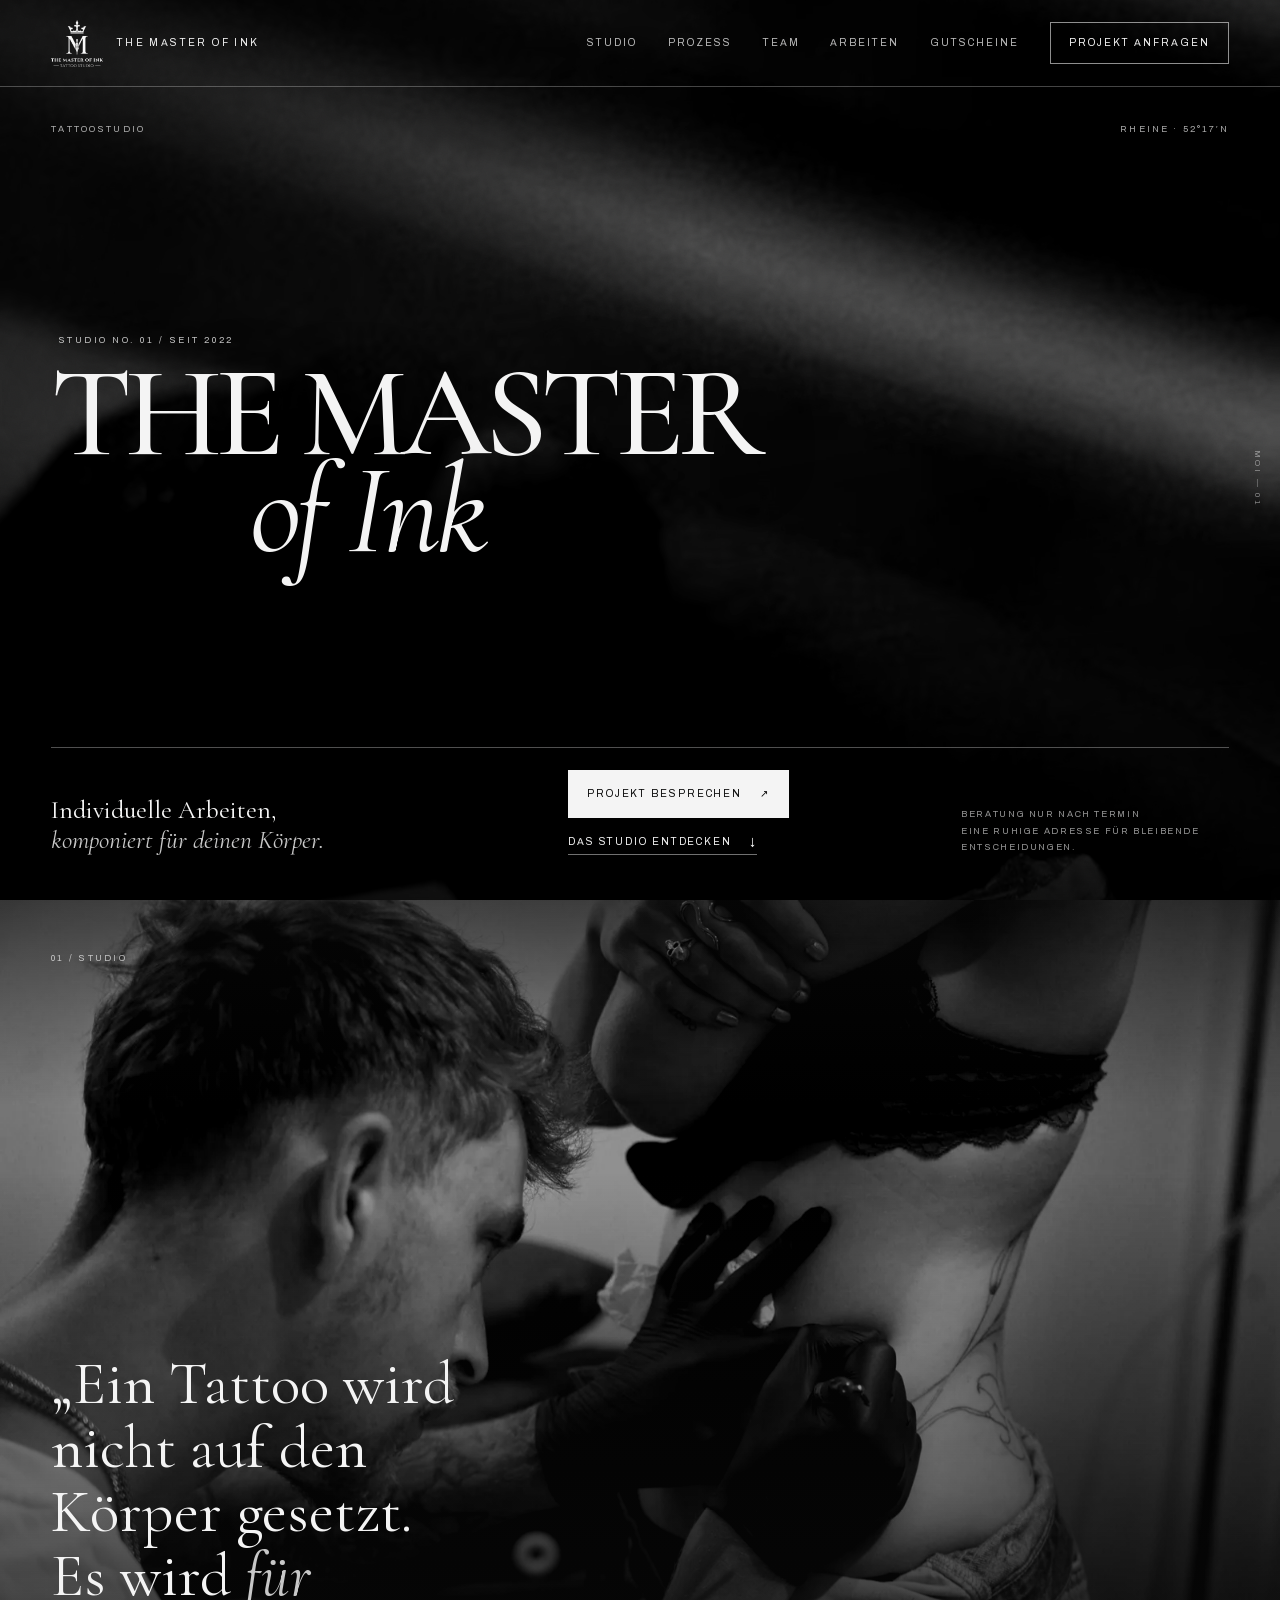
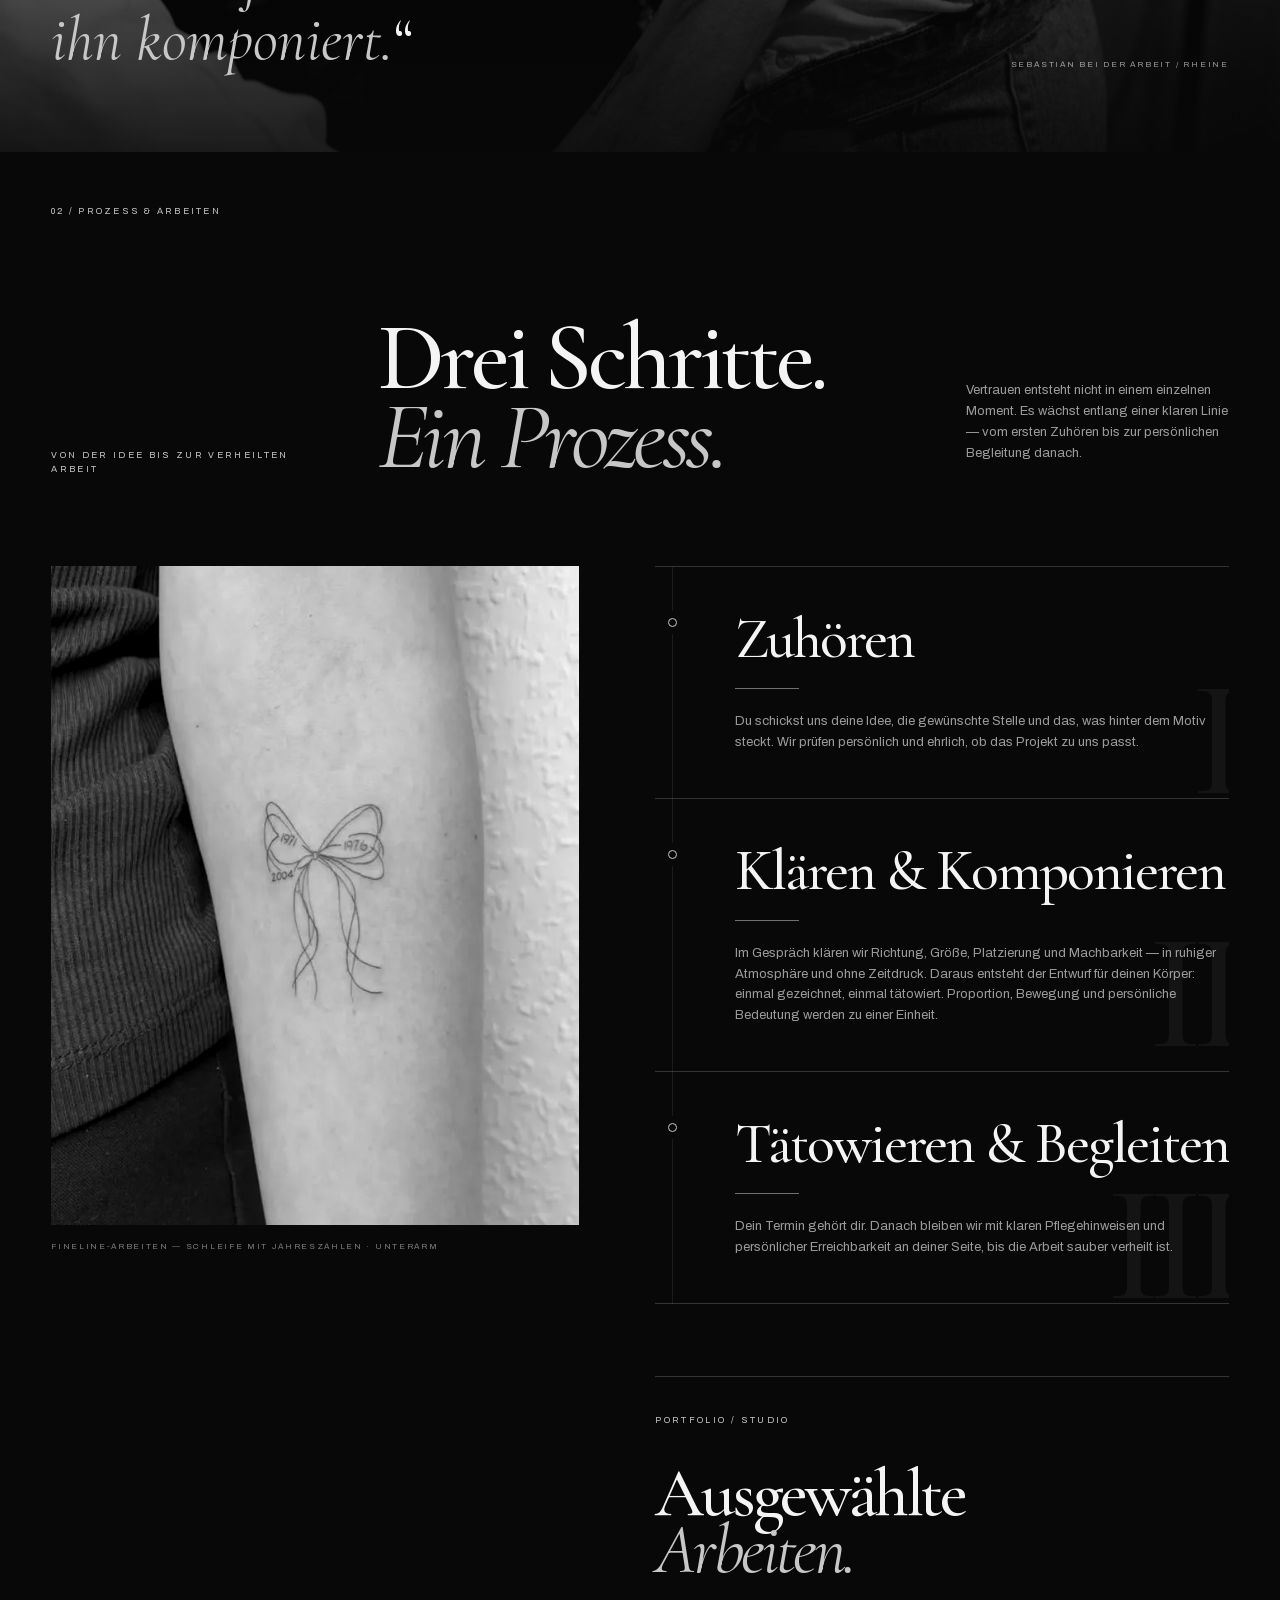
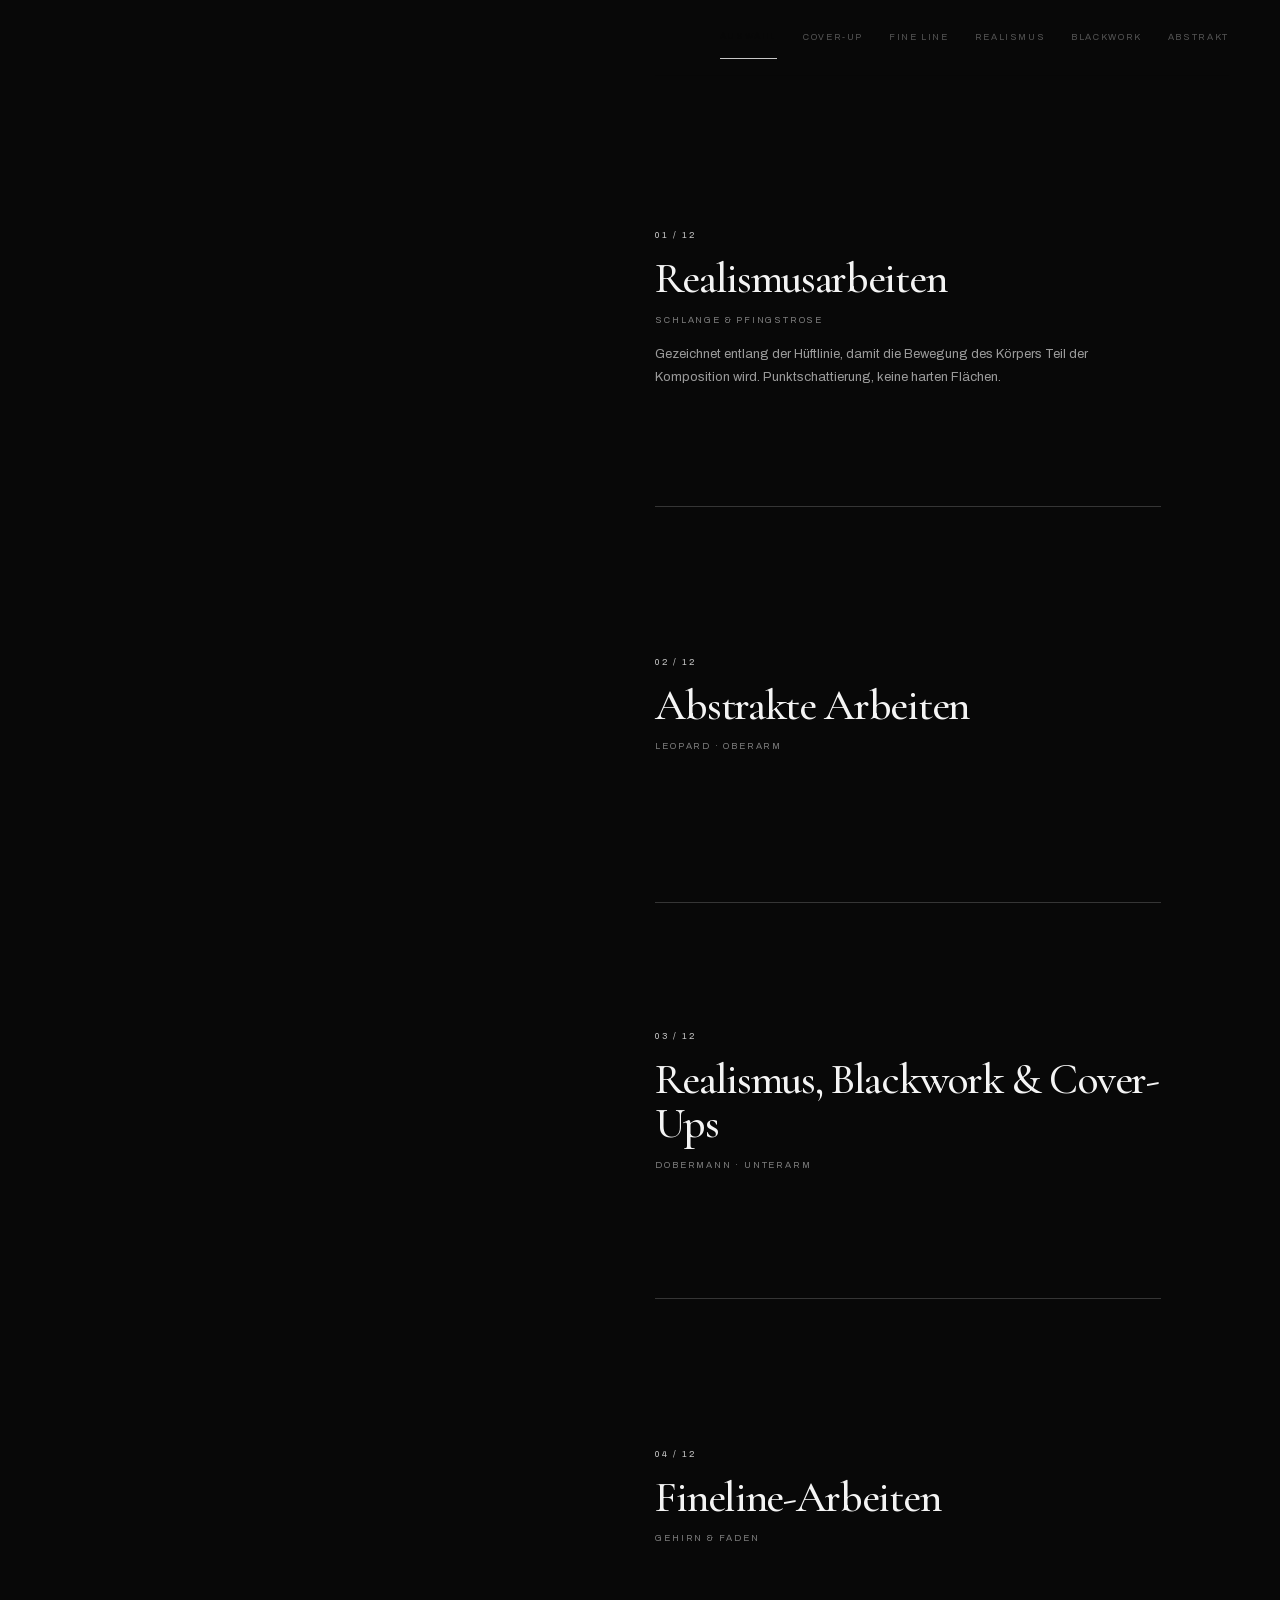
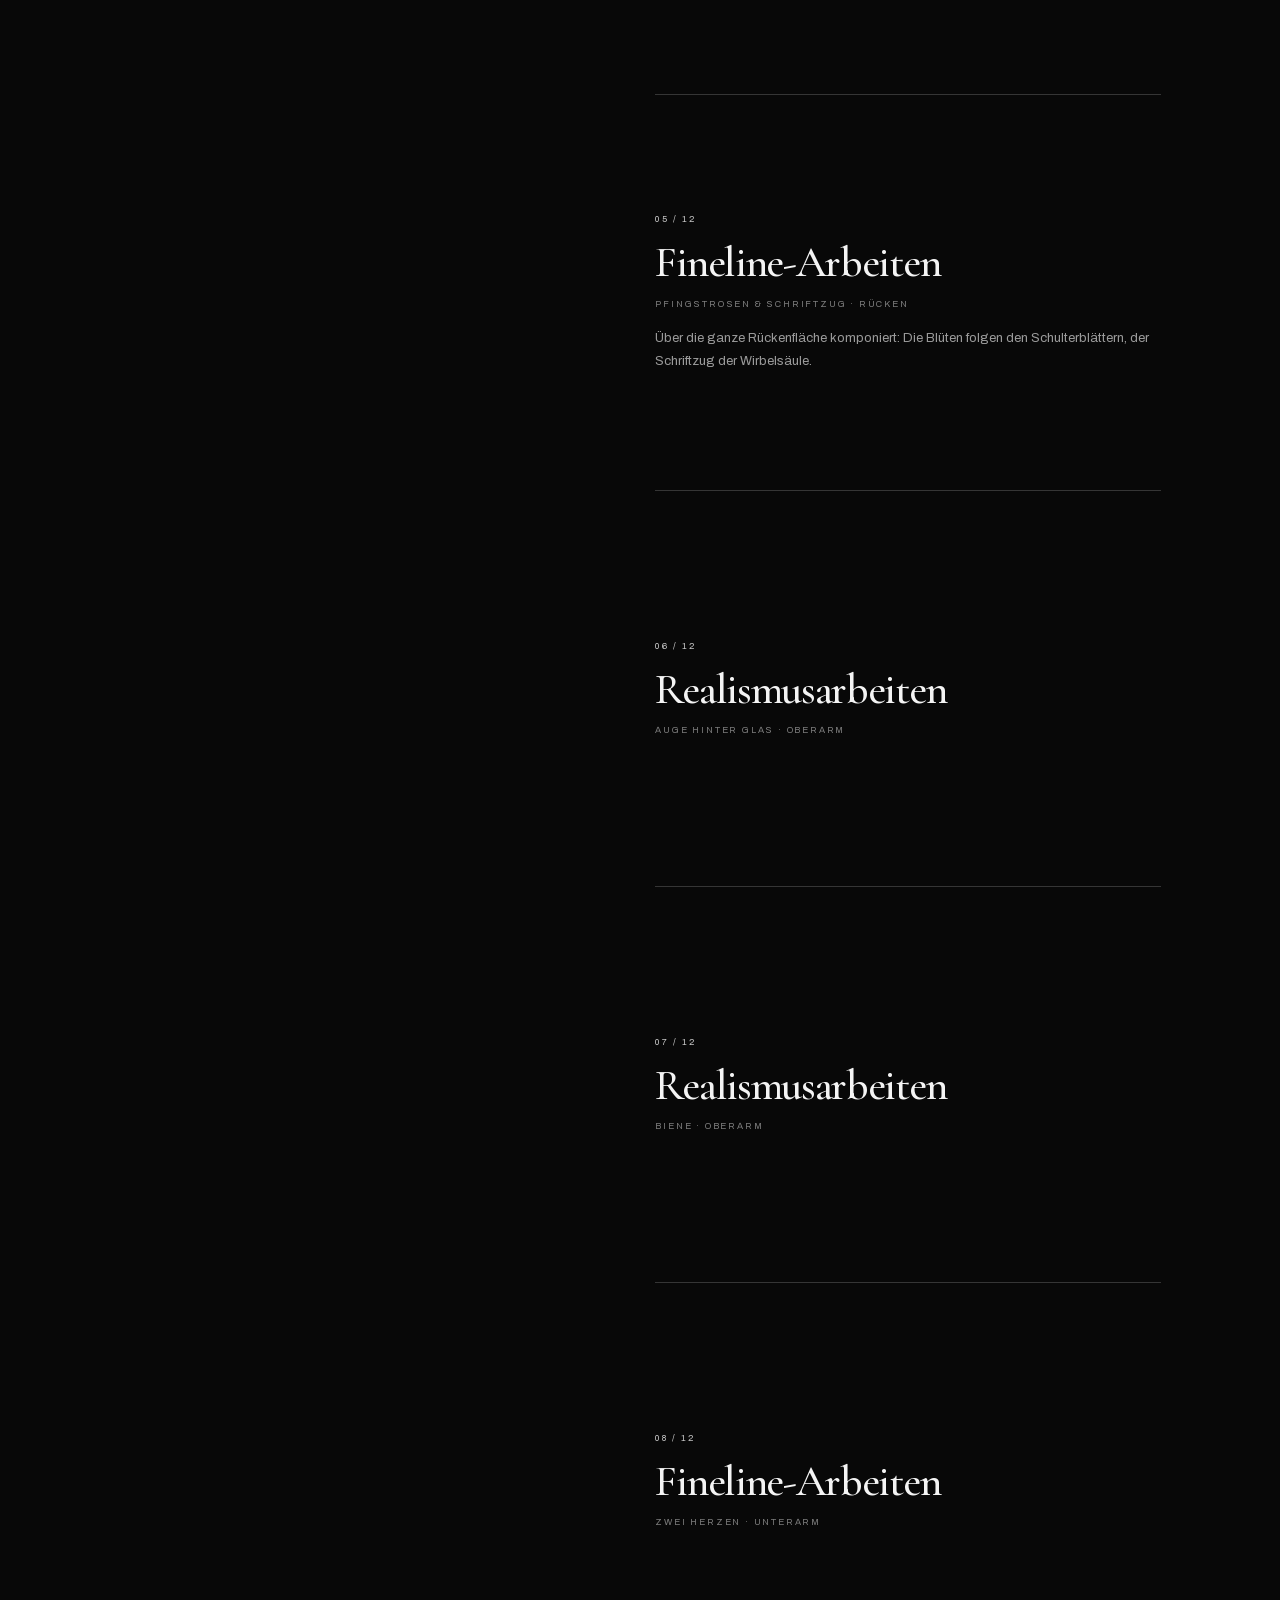
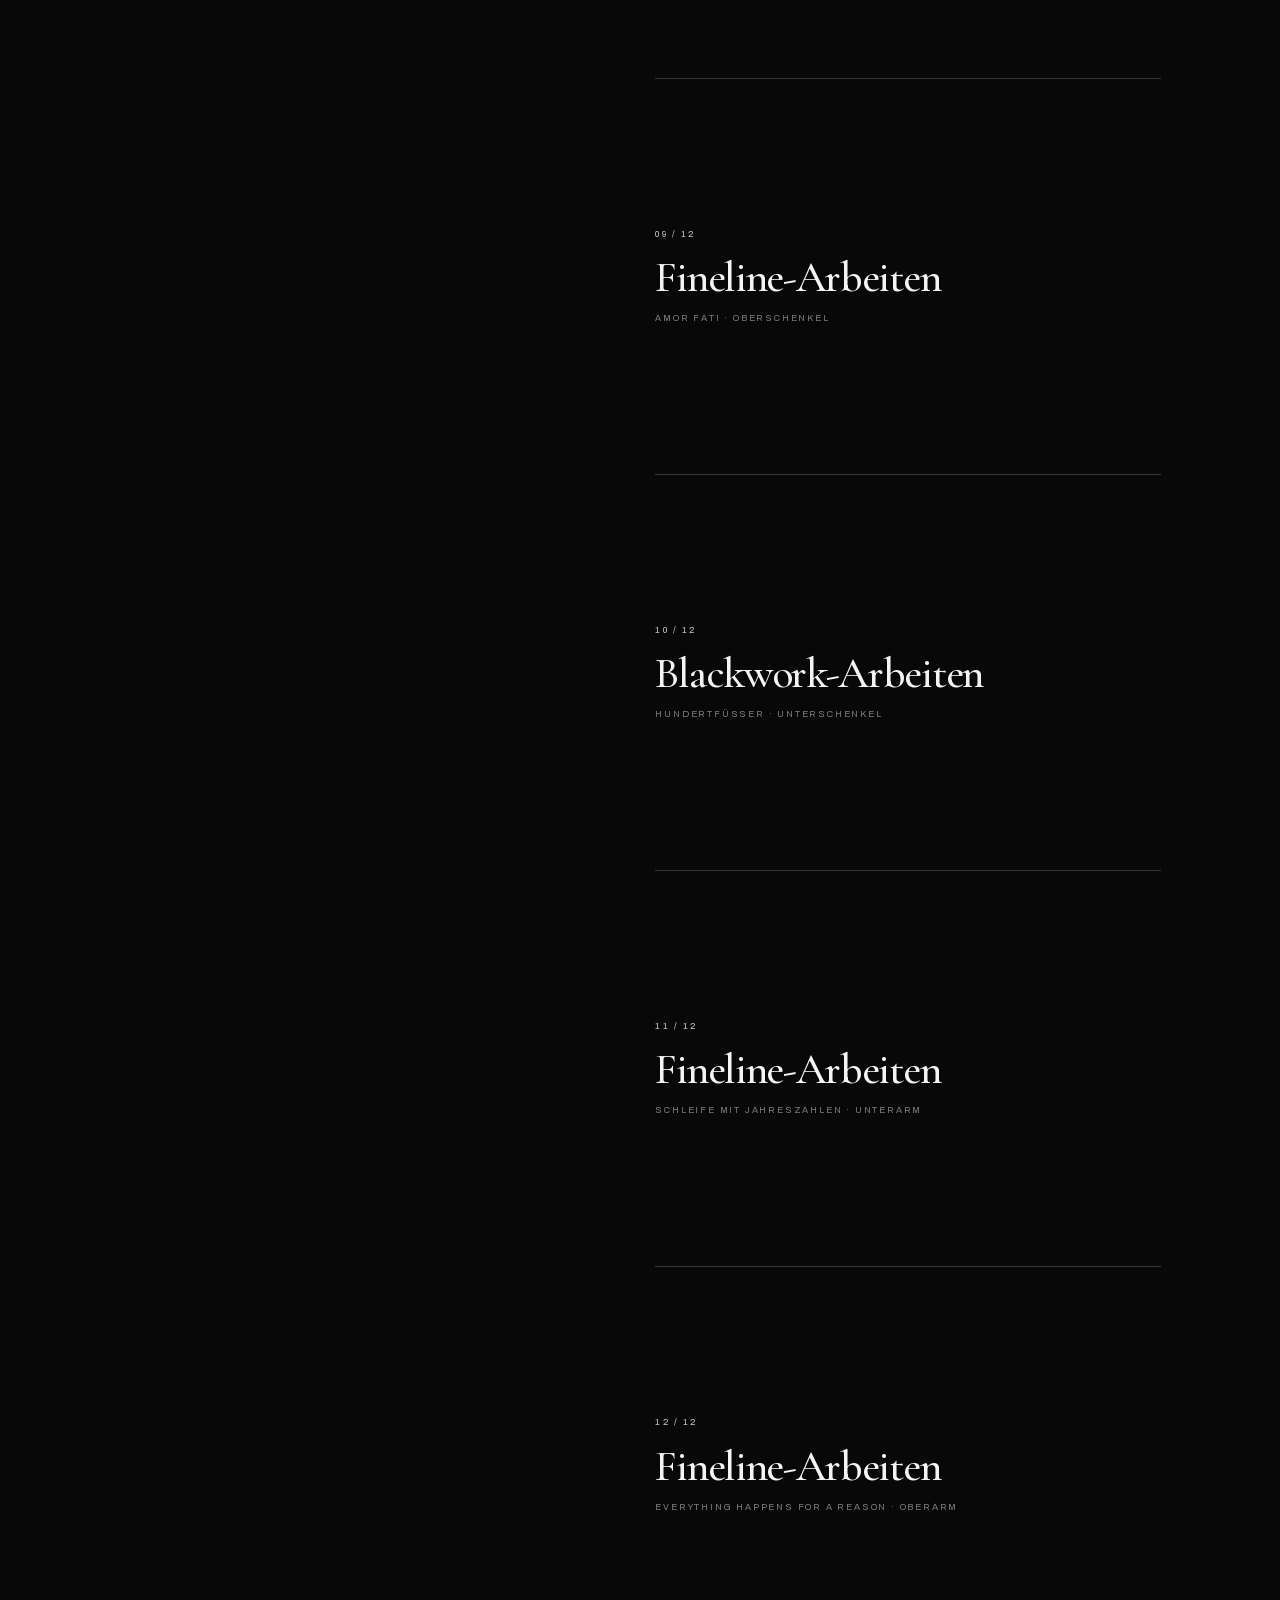
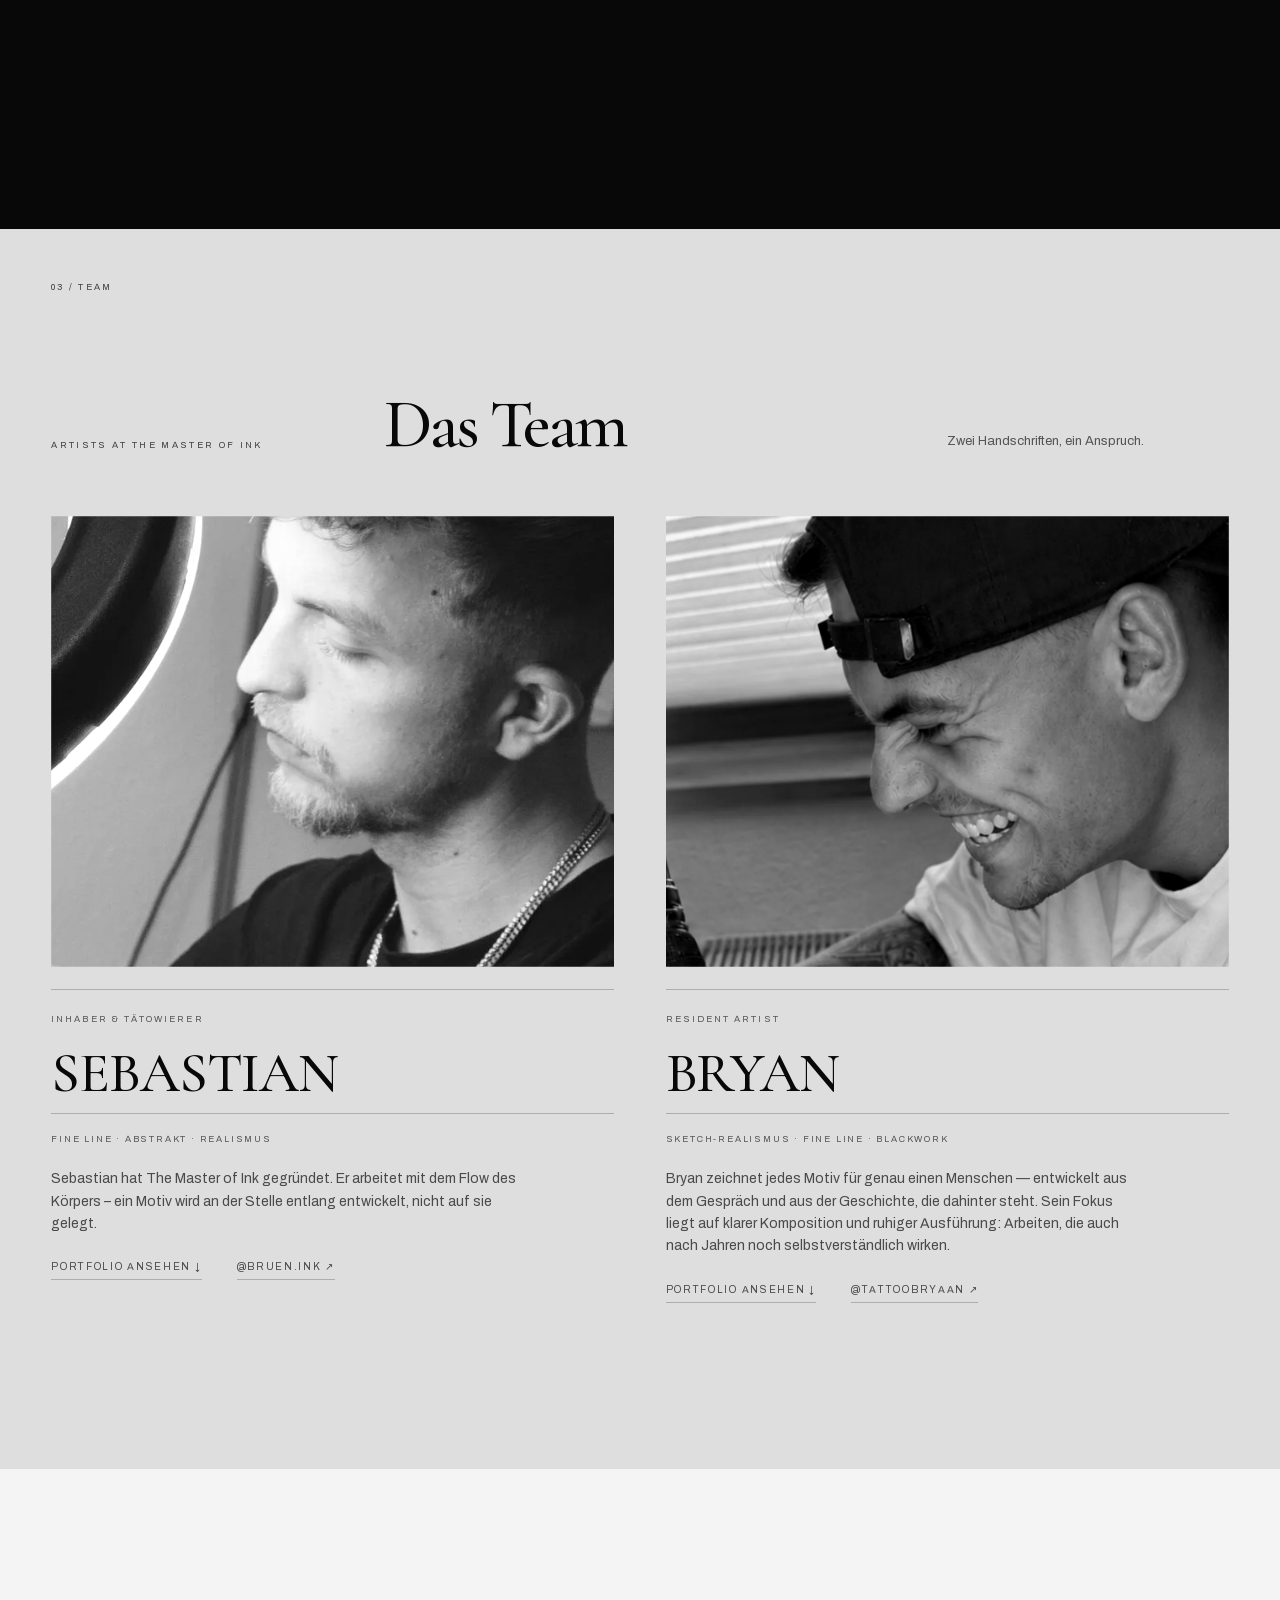
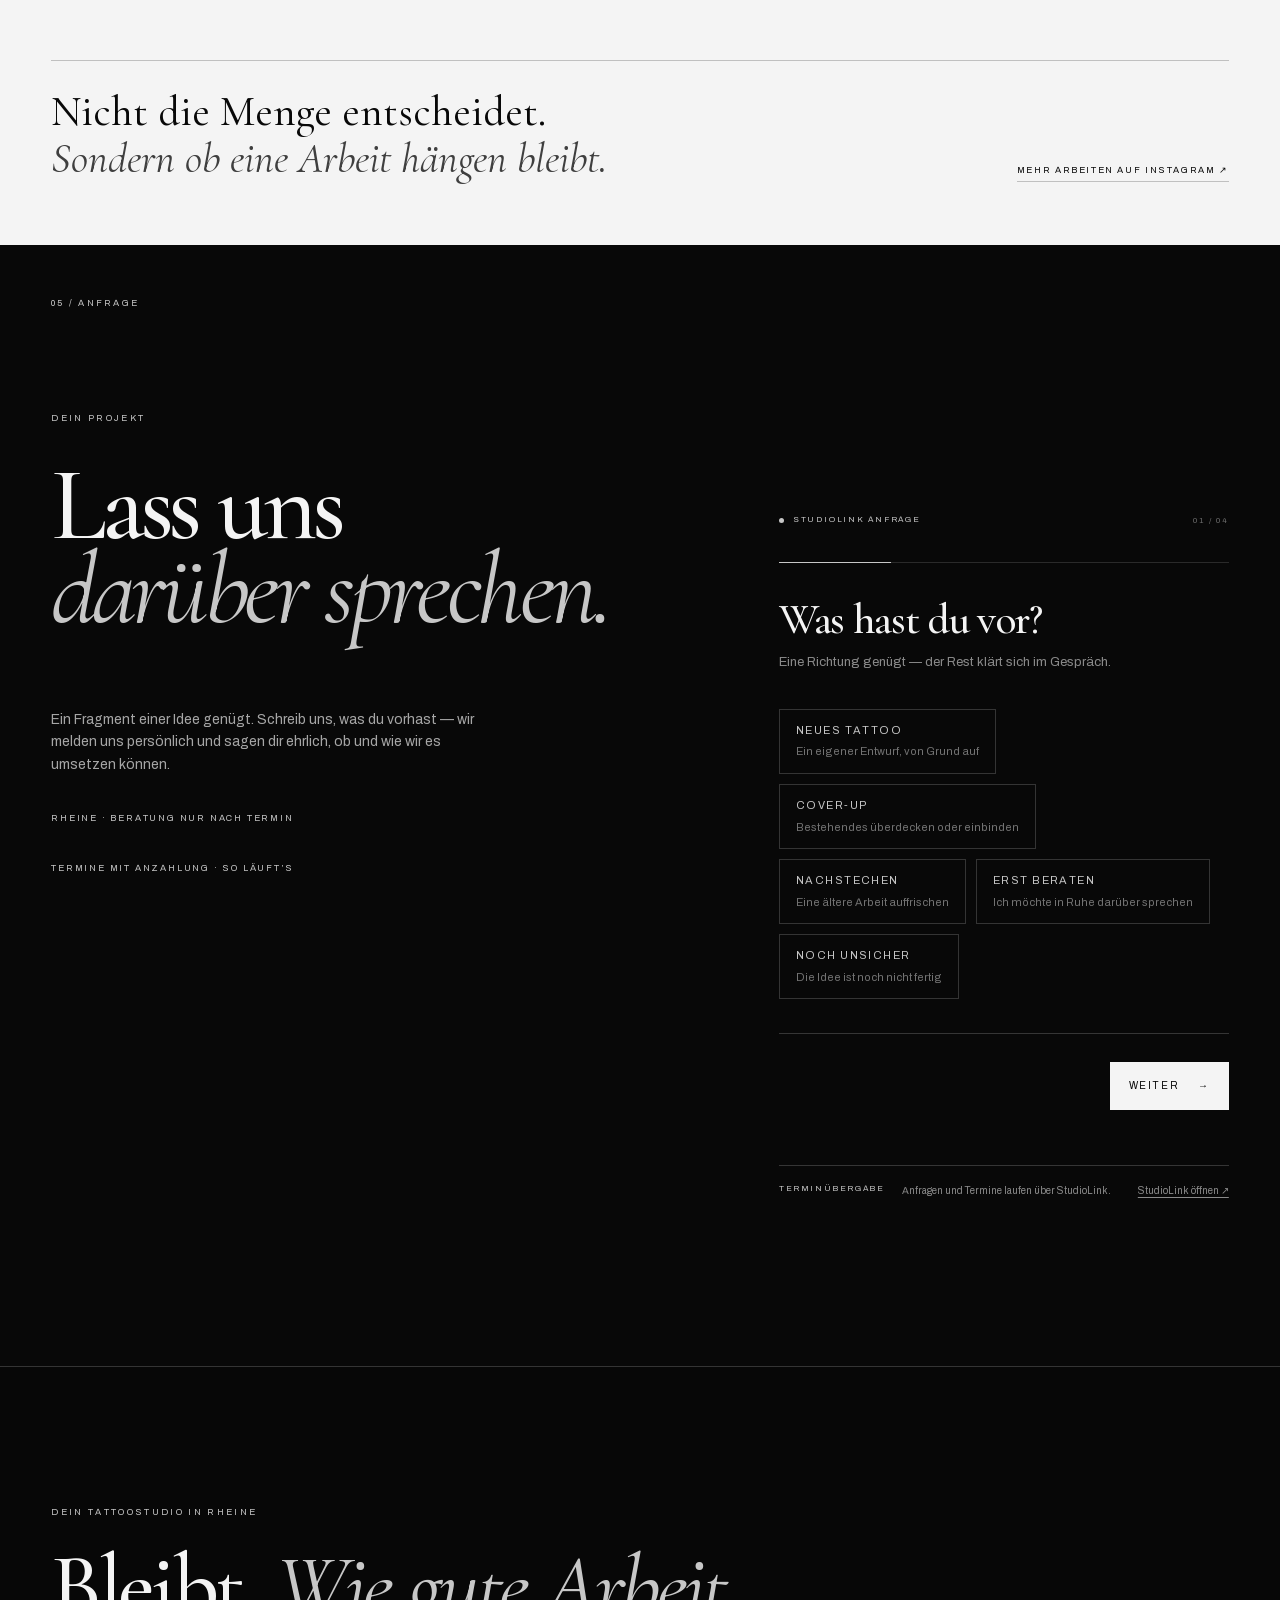
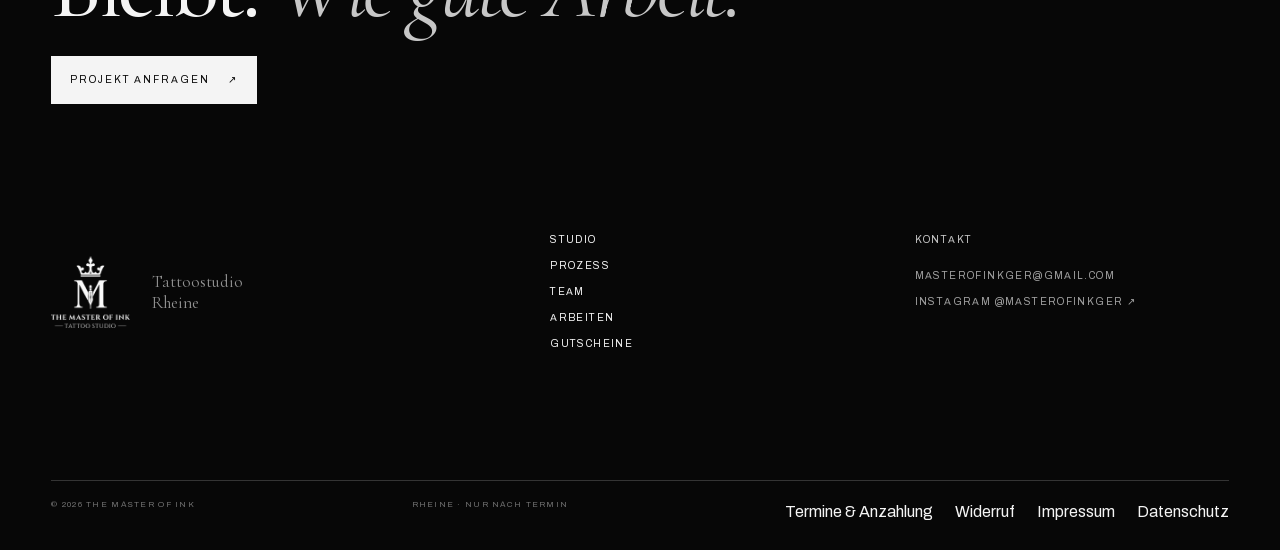
<file: index.html>
<!DOCTYPE html>
<html lang="de">
<head>
  <meta charset="utf-8">
  <meta name="viewport" content="width=device-width, initial-scale=1">
  <title>The Master of Ink — Dein Tattoostudio in Rheine</title>
  <meta name="description" content="The Master of Ink ist dein Tattoostudio in Rheine. Individuelle Arbeiten von Sebastian und Bryan — Fine Line, Realismus, Cover-up und abstrakte Kompositionen. Beratung nur nach Termin.">
  <meta name="theme-color" content="#080808">
  <link rel="canonical" href="https://themasterofink.vercel.app/">
  <meta property="og:type" content="website">
  <meta property="og:url" content="https://themasterofink.vercel.app/">
  <meta property="og:title" content="The Master of Ink — Tattoostudio in Rheine">
  <meta property="og:description" content="Individuelle Tattoo-Kunst, komponiert für deinen Körper. Beratung in Rheine — nur nach Termin.">
  <meta property="og:image" content="https://themasterofink.vercel.app/assets/img/og-image.jpg">
  <meta property="og:locale" content="de_DE">
  <meta name="twitter:card" content="summary_large_image">

  <link rel="icon" type="image/png" sizes="32x32" href="favicon-32.png">
  <link rel="apple-touch-icon" href="apple-touch-icon.png">
  <link rel="icon" type="image/png" sizes="512x512" href="icon-512.png">
  <link rel="preload" href="assets/fonts/cormorant-latin.woff2" as="font" type="font/woff2" crossorigin>
  <link rel="preload" href="assets/fonts/archivo-latin.woff2" as="font" type="font/woff2" crossorigin>
  <link rel="stylesheet" href="assets/css/main.css?v=20261118-1315">

  <script type="application/ld+json">
  {
    "@context": "https://schema.org",
    "@type": "TattooParlor",
    "url": "https://themasterofink.vercel.app/",
    
    "name": "The Master of Ink",
    "slogan": "Kunst, die Teil von dir wird.",
    "image": "https://themasterofink.vercel.app/assets/img/og-image.jpg",
    "logo": "https://themasterofink.vercel.app/assets/img/logo-160.png",
    "address": { "@type": "PostalAddress", "streetAddress": "Poststraße 15", "postalCode": "48431", "addressLocality": "Rheine", "addressCountry": "DE" },
    "sameAs": ["https://www.instagram.com/masterofinkger/"],
    "email": "masterofinkger@gmail.com",
    "telephone": ""
  }
  </script>
  <style>
    /* Vorhang — inline, damit er ohne Wartezeit auf das Stylesheet steht.
       Darin läuft beim ersten Besuch einer Sitzung die „Krönung“: das Signet
       entsteht in Goldlicht von der Nadelspitze bis zur Krone
       (assets/js/master-of-ink-reveal.js, Steuerung in main.js). */
    /* Der Vorhang öffnet sich AUCH OHNE JavaScript: die Animation blendet
       ihn nach 9,6 s aus und nimmt ihn aus dem Weg. Ohne diese Rückfallebene
       genügt eine veraltete, zwischengespeicherte main.js — und die Seite
       bleibt für immer schwarz. JavaScript hebt ihn im Normalfall früher. */
    .curtain{position:fixed;inset:0;z-index:400;display:grid;place-items:center;
      background:radial-gradient(ellipse at 50% 46%,#13100c 0,#080706 45%,#030303 100%) #080808;
      transition:opacity 1.2s cubic-bezier(.22,1,.36,1);
      animation:curtainAuto .9s ease 9.6s forwards}
    @keyframes curtainAuto{to{opacity:0;visibility:hidden;pointer-events:none}}
    .curtain__reveal{display:block;width:min(88vw,66vh,680px);aspect-ratio:1/1}
    .curtain.is-lifting{opacity:0}
    .curtain.is-gone{display:none}
    @media (prefers-reduced-motion:reduce){
      .curtain{transition:none}
    }
  </style>
  <noscript><style>.curtain{display:none}</style></noscript>
  <script src="assets/js/master-of-ink-reveal.js?v=20261118-1315" async></script>
</head>
<body>
  <div class="curtain" id="curtain" aria-hidden="true">
    <moi-logo-reveal class="curtain__reveal" mode="once" background="transparent" paused></moi-logo-reveal>
  </div>
  <a class="skip-link" href="#studio">Zum Inhalt springen</a>
  <div class="grain" aria-hidden="true"></div>

  <header class="masthead">
    <nav class="masthead__nav" aria-label="Hauptnavigation">
      <a class="masthead__brand" href="#start" aria-label="The Master of Ink — zum Anfang">
        <img src="assets/img/logo-160.png" alt="" width="74" height="80" class="masthead__logo">
        <span class="masthead__wordmark">The Master of Ink</span>
      </a>
      <button class="masthead__toggle" type="button" aria-expanded="false" aria-controls="main-menu">Menü</button>
      <div class="masthead__links" id="main-menu">
        <a href="#studio">Studio</a>
        <a href="#prozess">Prozess</a>
        <a href="#team">Team</a>
        <a href="#arbeiten">Arbeiten</a>
        <a href="gutscheine.html">Gutscheine</a>
        <a class="masthead__cta" href="#termin">Projekt anfragen</a>
      </div>
    </nav>
  </header>

  <main>
    <section class="hero" id="start" aria-labelledby="hero-title">
      <div class="hero__media" aria-hidden="true">
        <picture>
          <source media="(orientation: portrait) and (max-width: 899px)" srcset="assets/video/studio-poster-portrait.jpg">
          <img class="hero__poster" src="assets/video/studio-poster-720.jpg" srcset="assets/video/studio-poster-720.jpg 720w, assets/video/studio-poster.jpg 1080w" sizes="100vw" alt="" decoding="async" fetchpriority="high">
        </picture>
        <video class="hero__video" data-video-webm="assets/video/studio-loop.webm" data-video-mp4="assets/video/studio-loop.mp4" data-video-webm-mobil="assets/video/studio-loop-mobil.webm" data-video-mp4-mobil="assets/video/studio-loop-mobil.mp4" muted loop playsinline preload="none" poster="assets/video/studio-poster.jpg" tabindex="-1"></video>
        <div class="hero__scrim"></div>
      </div>

      <div class="hero__content">
        <div class="hero__eyebrow hero-enter hero-enter--3">
          <p>Tattoostudio</p>
          <p>Rheine · 52°17′N</p>
        </div>
        <div class="hero__statement hero-enter hero-enter--1">
          <p class="hero__edition">Studio No. 01 / Seit 2022</p>
          <h1 class="hero__title" id="hero-title"><span>The Master</span><span>of Ink</span></h1>
        </div>
        <div class="hero__footer hero-enter hero-enter--2">
          <p class="hero__lead">Individuelle Arbeiten,<br><em>komponiert für deinen Körper.</em></p>
          <div class="hero__actions">
            <a class="btn btn--primary" href="#termin">Projekt besprechen <span aria-hidden="true">↗</span></a>
            <a class="btn btn--text" href="#studio">Das Studio entdecken <span aria-hidden="true">↓</span></a>
          </div>
          <p class="hero__note">Beratung nur nach Termin<br>Eine ruhige Adresse für bleibende Entscheidungen.</p>
        </div>
      </div>
      <p class="hero__folio" aria-hidden="true">MOI — 01</p>
    </section>

    <section class="still section section--ink" id="studio" aria-labelledby="studio-title">
      <h2 class="sr-only" id="studio-title">Das Studio</h2>
      <div class="section__index still__index">01 / Studio</div>
      <figure class="still__frame">
        <picture>
          <source type="image/webp" srcset="assets/img/studio-session-640.webp 640w, assets/img/studio-session-1024.webp 1024w, assets/img/studio-session-1600.webp 1600w, assets/img/studio-session-2400.webp 2400w, assets/img/studio-session-3200.webp 3200w" sizes="100vw">
          <img class="still__img" src="assets/img/studio-session-1600.jpg" srcset="assets/img/studio-session-640.jpg 640w, assets/img/studio-session-1024.jpg 1024w, assets/img/studio-session-1600.jpg 1600w, assets/img/studio-session-2400.jpg 2400w, assets/img/studio-session-3200.jpg 3200w" sizes="100vw" alt="Sebastian setzt eine feine Linienarbeit entlang der Rippe" loading="lazy" decoding="async">
        </picture>
        <div class="still__scrim" aria-hidden="true"></div>
        <blockquote class="still__quote reveal reveal--soak">
          <p>„Ein Tattoo wird nicht auf den Körper gesetzt. Es wird <em>für ihn komponiert.</em>“</p>
        </blockquote>
        <figcaption class="still__credit">Sebastian bei der Arbeit / Rheine</figcaption>
      </figure>
    </section>

    <section class="process-journey section section--ink" id="prozess" aria-labelledby="process-title">
      <div class="section__index reveal">02 / Prozess &amp; Arbeiten</div>
      <div class="process-journey__head reveal reveal--soak">
        <p class="eyebrow">Von der Idee bis zur verheilten Arbeit</p>
        <h2 id="process-title">Drei Schritte.<br><em>Ein Prozess.</em></h2>
        <p>Vertrauen entsteht nicht in einem einzelnen Moment. Es wächst entlang einer klaren Linie — vom ersten Zuhören bis zur persönlichen Begleitung danach.</p>
      </div>
      <div class="chapter__grid">
        <div class="chapter__stage">
          <!-- Eine Bühne für beides: sie klebt durch das ganze Kapitel und
               blendet vom Video in die Arbeiten über. Ohne sie stünde neben
               Schritt II und III die halbe Breite leer. -->
          <div class="stage" id="stage">
            <!-- data-stage-fest: bleibt beim Filtern stehen. Ohne das
                 Kennzeichen räumt renderGallery() den Ausschnitt weg. -->
            <div class="stage__slot is-active" data-stage-slot="video" data-stage-fest>
              <img src="assets/video/needle-poster-720.jpg" srcset="assets/video/needle-poster-720.jpg 720w, assets/video/needle-poster.jpg 1080w" sizes="(min-width: 900px) 46vw, 100vw" alt="Nahaufnahme einer präzisen Linienarbeit mit der Tätowiernadel" loading="lazy" decoding="async">
              <video data-video-webm="assets/video/needle-loop.webm" data-video-mp4="assets/video/needle-loop.mp4" data-video-webm-mobil="assets/video/needle-loop-mobil.webm" data-video-mp4-mobil="assets/video/needle-loop-mobil.mp4" muted loop playsinline preload="none" poster="assets/video/needle-poster.jpg" tabindex="-1" aria-hidden="true"></video>
            </div>
            <div class="stage__slot" data-stage-slot="schablone" data-stage-fest>
              <picture>
                <source type="image/webp" srcset="assets/img/process-schablone-640.webp 640w, assets/img/process-schablone-1024.webp 1024w, assets/img/process-schablone-1600.webp 1600w" sizes="(min-width: 900px) 46vw, 100vw">
                <img src="assets/img/process-schablone-1024.jpg" srcset="assets/img/process-schablone-640.jpg 640w, assets/img/process-schablone-1024.jpg 1024w, assets/img/process-schablone-1600.jpg 1600w" sizes="(min-width: 900px) 46vw, 100vw" alt="Behandschuhte Hände schneiden eine Tattoo-Schablone mit der Schere zu" loading="lazy" decoding="async">
              </picture>
            </div>
          </div>
          <p class="stage__caption" id="stage-caption" aria-live="polite">Präzision ist kein Stilmittel. Sie ist die Grundlage.</p>
        </div>

        <div class="chapter__scroll">
          <ol class="process-journey__steps" aria-label="Unser Prozess in drei Schritten">
            <li class="process-journey__step reveal reveal--soak" data-stage="video" data-stage-caption="Präzision ist kein Stilmittel. Sie ist die Grundlage.">
              <span class="process-journey__roman" aria-hidden="true">I</span>
              <div><h3>Zuhören</h3><p>Du schickst uns deine Idee, die gewünschte Stelle und das, was hinter dem Motiv steckt. Wir prüfen persönlich und ehrlich, ob das Projekt zu uns passt.</p></div>
            </li>
            <li class="process-journey__step reveal reveal--soak" data-stage="schablone" data-stage-caption="Der Entwurf wird zugeschnitten — einmal, für einen Körper.">
              <span class="process-journey__roman" aria-hidden="true">II</span>
              <div><h3>Klären &amp; Komponieren</h3><p>Im Gespräch klären wir Richtung, Größe, Platzierung und Machbarkeit — in ruhiger Atmosphäre und ohne Zeitdruck. Daraus entsteht der Entwurf für deinen Körper: einmal gezeichnet, einmal tätowiert. Proportion, Bewegung und persönliche Bedeutung werden zu einer Einheit.</p></div>
            </li>
            <li class="process-journey__step reveal reveal--soak" data-stage="video" data-stage-caption="Die Nadel ist der letzte Schritt, nicht der erste.">
              <span class="process-journey__roman" aria-hidden="true">III</span>
              <div><h3>Tätowieren &amp; Begleiten</h3><p>Dein Termin gehört dir. Danach bleiben wir mit klaren Pflegehinweisen und persönlicher Erreichbarkeit an deiner Seite, bis die Arbeit sauber verheilt ist.</p></div>
            </li>
          </ol>

          <div class="worklane" id="arbeiten">
            <div class="worklane__head reveal reveal--soak">
              <p class="eyebrow">Portfolio / <span id="portfolio-artist-label">Studio</span></p>
              <h2 id="work-title">Ausgewählte<br><em>Arbeiten.</em></h2>
            </div>
            <div class="gallery__filters" role="group" aria-label="Arbeiten nach Stil filtern"></div>
            <div class="gallery" id="gallery" aria-live="polite">
              <noscript>
                <figure><img src="assets/img/work-schlange-640.jpg" alt="Fine-Line-Tätowierung: Schlange mit Pfingstrosen entlang der Hüfte" loading="lazy"></figure>
                <figure><img src="assets/img/work-leopard-640.jpg" alt="Tätowierung eines halb verborgenen Leoparden am Oberarm" loading="lazy"></figure>
                <figure><img src="assets/img/work-dobermann-640.jpg" alt="Cover-up-Tätowierung: Dobermann-Porträt auf dem Unterarm" loading="lazy"></figure>
                <figure><img src="assets/img/work-fineline-640.jpg" alt="Fine-Line-Tätowierung eines Gehirns mit umlaufendem Faden" loading="lazy"></figure>
              </noscript>
            </div>
          </div>
        </div>
      </div>
    </section>

    <section class="team section section--bone" id="team" aria-labelledby="team-title">
      <div class="section__index reveal">03 / Team</div>
      <div class="team__head reveal reveal--soak">
        <p class="eyebrow">Artists at The Master of Ink</p>
        <h2 id="team-title">Das Team</h2>
        <p>Zwei Handschriften, ein Anspruch.</p>
      </div>
      <div class="artist-directory" id="artist-directory">
        <noscript>
          <article class="artist-card">
            <figure class="artist-card__portrait"><img src="assets/img/team-sebastian-670.jpg" alt="Sebastian konzentriert an seinem Arbeitsplatz im Tattoostudio" loading="lazy"></figure>
            <div class="artist-card__content"><p>Inhaber &amp; Tätowierer / 01</p><h3>Sebastian</h3><p>Realismus · Fine Line · Symbolische Kompositionen</p></div>
          </article>
          <article class="artist-card">
            <figure class="artist-card__portrait"><img src="assets/img/team-bryan-1200.jpg" alt="Bryan lächelt während einer konzentrierten Tattoo-Session im Studio" loading="lazy"></figure>
            <div class="artist-card__content"><p>Resident Artist / 02</p><h3>Bryan</h3><p>Sketch-Realismus · Fine Line · Blackwork</p></div>
          </article>
        </noscript>
      </div>
    </section>

    <section class="section section--paper work-outro" aria-label="Zum Portfolio">
      <div class="work__after reveal reveal--soak">
        <p>Nicht die Menge entscheidet.<br><em>Sondern ob eine Arbeit hängen bleibt.</em></p>
        <a href="https://www.instagram.com/masterofinkger/" rel="noopener">Mehr Arbeiten auf Instagram <span aria-hidden="true">↗</span></a>
      </div>
    </section>

    <section class="booking section section--ink" id="termin" aria-labelledby="booking-title">
      <div class="section__index reveal">05 / Anfrage</div>
      <div class="booking__grid">
        <div class="booking__copy reveal reveal--soak">
          <p class="eyebrow">Dein Projekt</p>
          <h2 id="booking-title">Lass uns<br><em>darüber sprechen.</em></h2>
          <p>Ein Fragment einer Idee genügt. Schreib uns, was du vorhast — wir melden uns persönlich und sagen dir ehrlich, ob und wie wir es umsetzen können.</p>
          <p class="booking__meta">Rheine · Beratung nur nach Termin</p>
          <p class="booking__meta">Termine mit Anzahlung · <a href="termine.html">So läuft’s</a></p>
        </div>
        <div class="booking__form reveal reveal--soak">
          <!-- Der Wizard wird aus MOI_CONFIG.wizard aufgebaut und schreibt
               über inkcore.public_create_lead direkt in den Posteingang von
               The Master of Ink — dieselbe Schnittstelle, die StudioLinks
               eigenes Anfrageformular benutzt. -->
          <div class="wizard" id="wizard" data-studiolink></div>
          <noscript>
            <div class="wizard__noscript">
              <p>Für das Anfrageformular braucht dein Browser JavaScript. Schreib uns stattdessen gern direkt:</p>
              <p><a href="mailto:masterofinkger@gmail.com">masterofinkger@gmail.com</a><br>
                 <a href="https://www.instagram.com/masterofinkger/" rel="noopener">Instagram @masterofinkger ↗</a></p>
            </div>
          </noscript>
          <div class="studiolink"><span>Terminübergabe</span><p>Anfragen und Termine laufen über StudioLink.</p><a href="https://studiolink-app.com" target="_blank" rel="noopener">StudioLink öffnen ↗</a></div>
        </div>
      </div>
    </section>
  </main>

  <footer class="colophon">
    <div class="colophon__finale reveal reveal--soak">
      <p class="colophon__finale-eyebrow">Dein Tattoostudio in Rheine</p>
      <p class="colophon__finale-line">Bleibt. <em>Wie gute Arbeit.</em></p>
      <a class="btn btn--primary" href="#termin">Projekt anfragen <span aria-hidden="true">↗</span></a>
    </div>
    <div class="colophon__top">
      <div class="colophon__brand reveal reveal--soak"><img src="assets/img/logo-160.png" alt="The Master of Ink" width="74" height="80"><p>Tattoostudio<br>Rheine</p></div>
      <nav class="colophon__nav reveal reveal--soak" aria-label="Fußnavigation"><a href="#studio">Studio</a><a href="#prozess">Prozess</a><a href="#team">Team</a><a href="#arbeiten">Arbeiten</a><a href="gutscheine.html">Gutscheine</a></nav>
      <div class="colophon__contact reveal reveal--soak"><p>Kontakt</p><a href="mailto:masterofinkger@gmail.com">masterofinkger@gmail.com</a><a href="https://www.instagram.com/masterofinkger/" rel="noopener">Instagram @masterofinkger ↗</a></div>
    </div>
    <div class="colophon__base"><p>© 2026 The Master of Ink</p><p>Rheine · Nur nach Termin</p><nav class="colophon__legal" aria-label="Rechtliches"><a href="termine.html">Termine &amp; Anzahlung</a><a href="widerruf.html">Widerruf</a><a href="impressum.html">Impressum</a><a href="datenschutz.html">Datenschutz</a></nav></div>
  </footer>

  <a class="float-cta" href="#termin" aria-hidden="true" tabindex="-1">Projekt anfragen <span aria-hidden="true">↗</span></a>

  <script src="assets/js/gallery-data.js?v=20261118-1315" defer></script>
  <script src="assets/js/main.js?v=20261118-1315" defer></script>
</body>
</html>
</file>
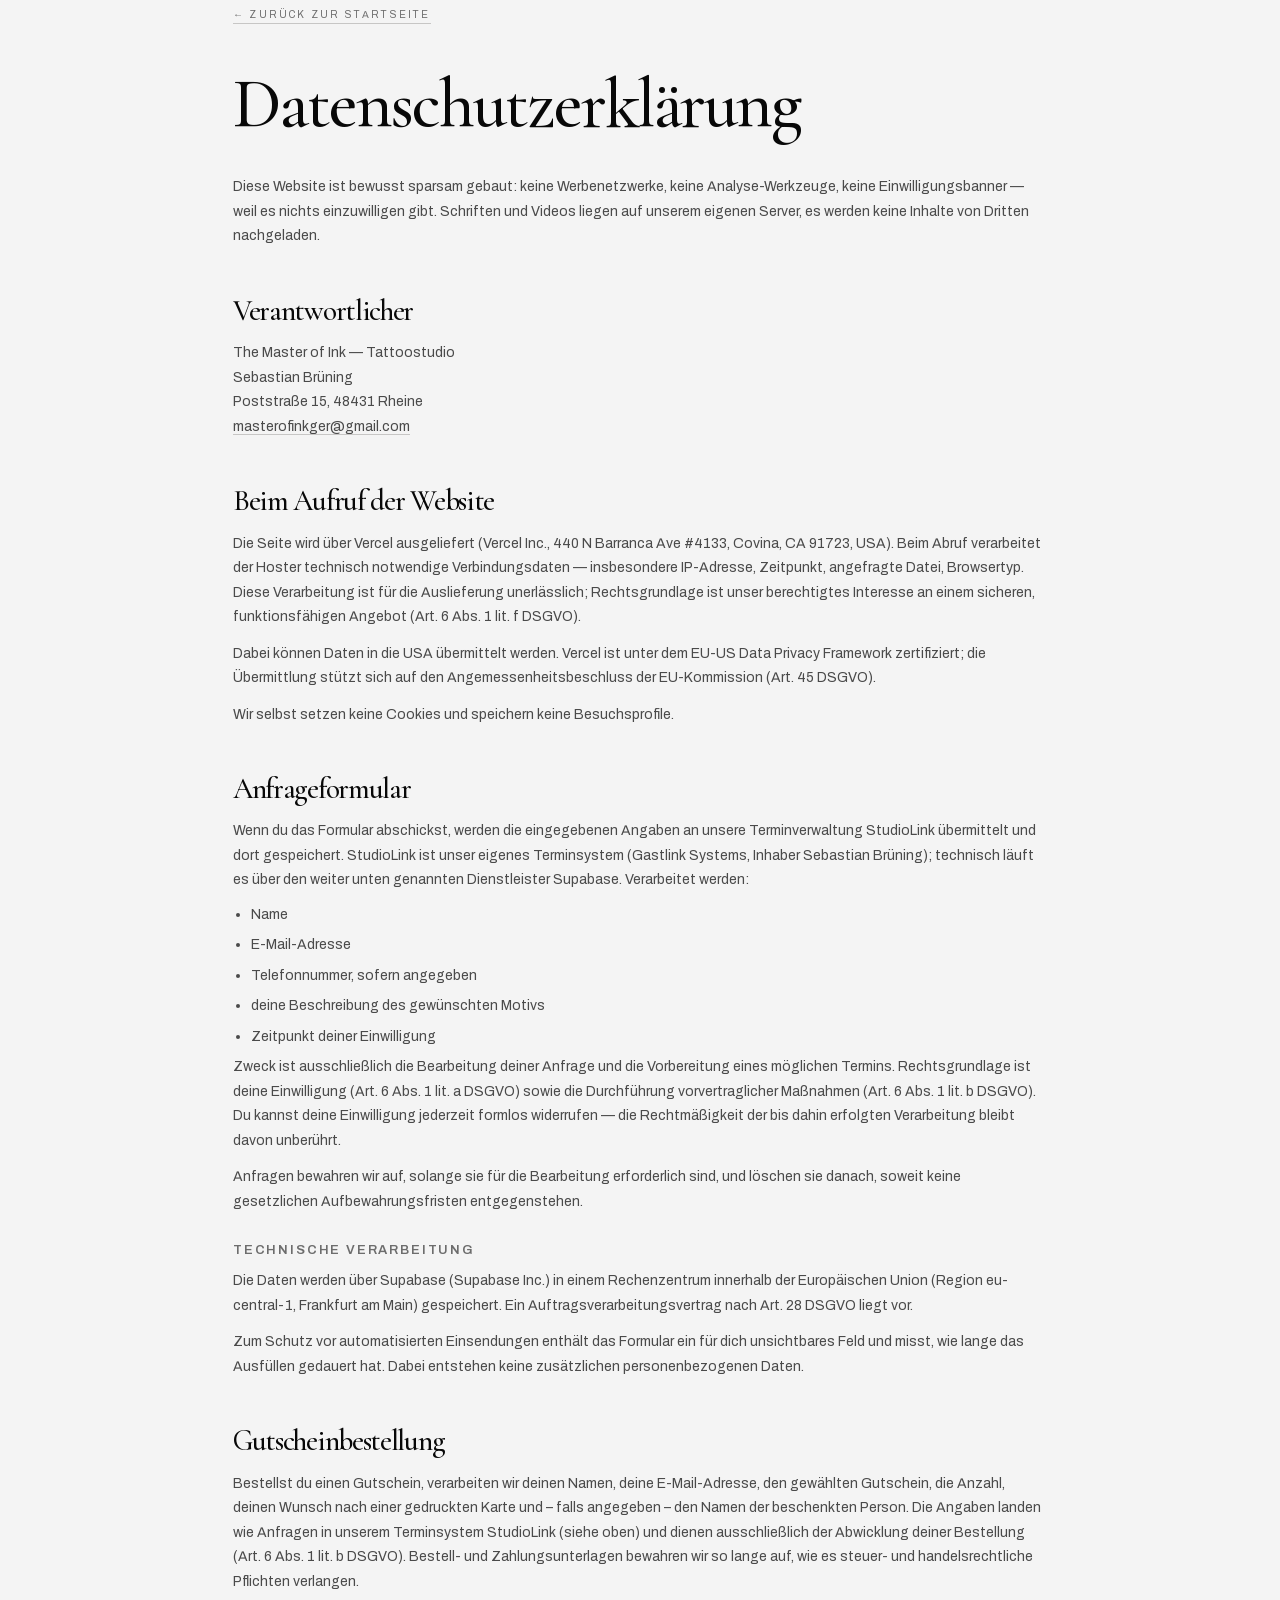
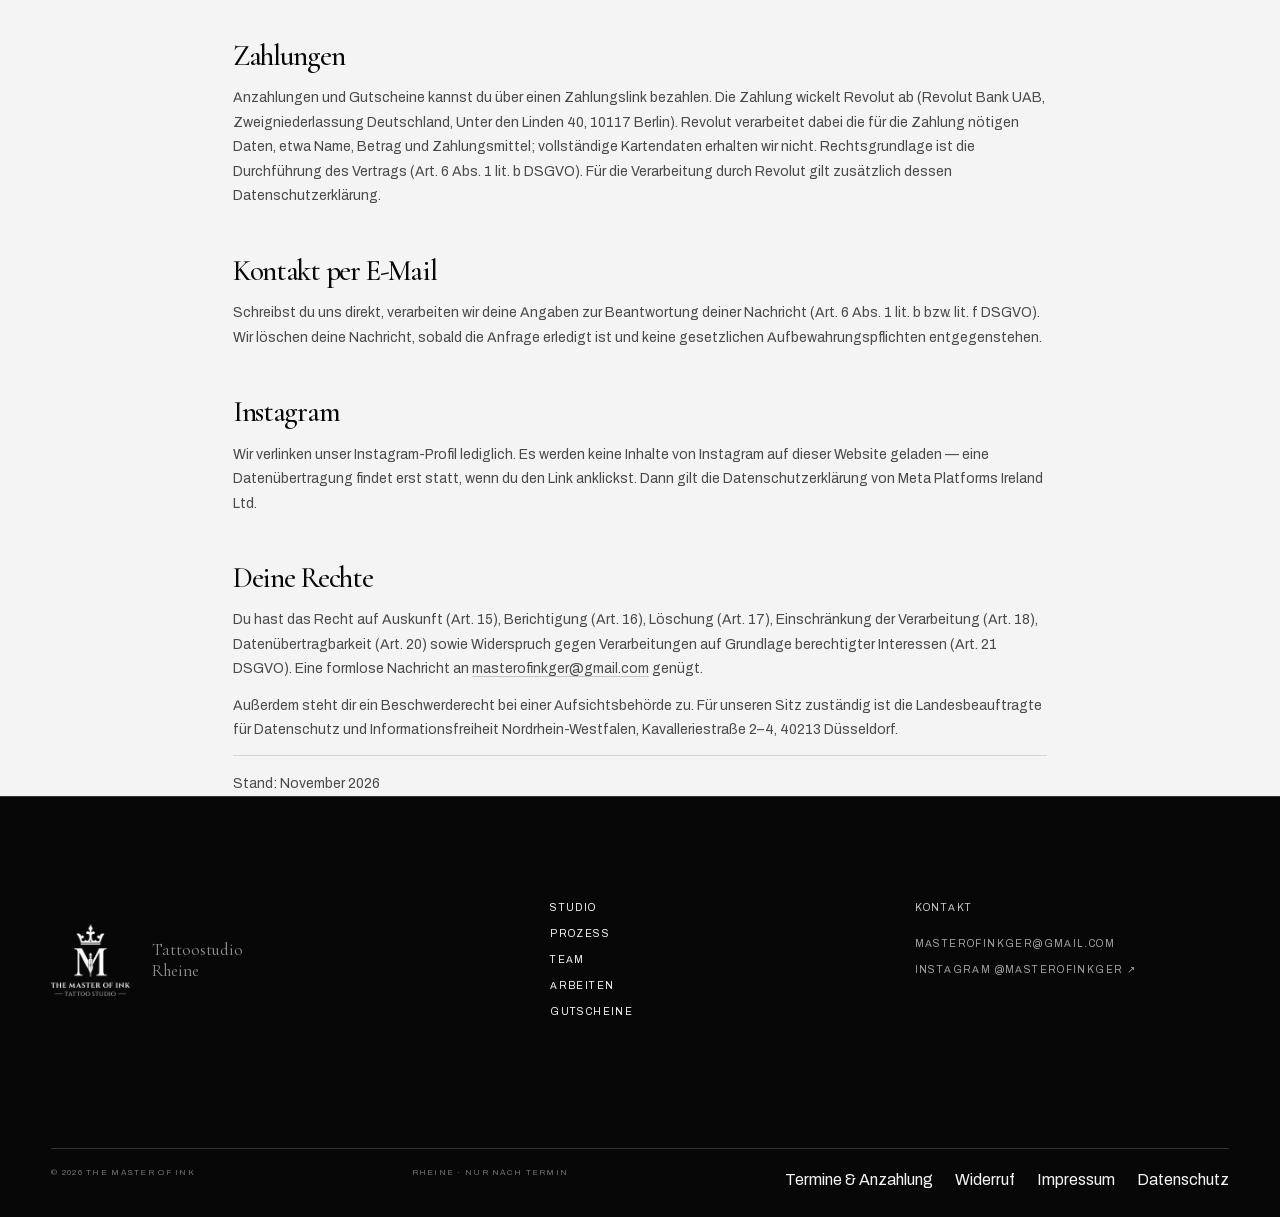
<file: datenschutz.html>
<!DOCTYPE html>
<html lang="de">
<head>
  <meta charset="utf-8">
  <meta name="viewport" content="width=device-width, initial-scale=1">
  <title>The Master of Ink — Dein Tattoostudio in Rheine</title>
  <meta name="description" content="Wie The Master of Ink mit deinen Daten umgeht — Anfrageformular, Hosting, deine Rechte.">
  <meta name="theme-color" content="#080808">
  <link rel="canonical" href="https://themasterofink.vercel.app/datenschutz.html">
  <meta property="og:type" content="website">
  <meta property="og:url" content="https://themasterofink.vercel.app/datenschutz.html">
  <meta property="og:title" content="Datenschutzerklärung — The Master of Ink">
  <meta property="og:description" content="Individuelle Tattoo-Kunst, komponiert für deinen Körper. Beratung in Rheine — nur nach Termin.">
  <meta property="og:image" content="https://themasterofink.vercel.app/assets/img/og-image.jpg">
  <meta property="og:locale" content="de_DE">
  <meta name="twitter:card" content="summary_large_image">

  <link rel="icon" type="image/png" sizes="32x32" href="favicon-32.png">
  <link rel="apple-touch-icon" href="apple-touch-icon.png">
  <link rel="icon" type="image/png" sizes="512x512" href="icon-512.png">
  <link rel="preload" href="assets/fonts/cormorant-latin.woff2" as="font" type="font/woff2" crossorigin>
  <link rel="preload" href="assets/fonts/archivo-latin.woff2" as="font" type="font/woff2" crossorigin>
  <link rel="stylesheet" href="assets/css/main.css?v=20261118-1315">
  <meta name="robots" content="noindex,follow">
</head>
<body>
  <main class="legal">
    <a class="legal__back" href="index.html">← Zurück zur Startseite</a>
    <h1>Datenschutz&shy;erklärung</h1>

    <p>
      Diese Website ist bewusst sparsam gebaut: keine Werbenetzwerke, keine
      Analyse-Werkzeuge, keine Einwilligungsbanner — weil es nichts einzuwilligen
      gibt. Schriften und Videos liegen auf unserem eigenen Server, es werden
      keine Inhalte von Dritten nachgeladen.
    </p>

    <h2>Verantwortlicher</h2>
    <address>
      The Master of Ink — Tattoostudio<br>
      Sebastian Brüning<br>
      Poststraße 15, 48431 Rheine<br>
      <a href="mailto:masterofinkger@gmail.com">masterofinkger@gmail.com</a>
    </address>

    <h2>Beim Aufruf der Website</h2>
    <p>
      Die Seite wird über Vercel ausgeliefert (Vercel Inc., 440 N Barranca Ave #4133,
      Covina, CA 91723, USA). Beim Abruf verarbeitet der Hoster technisch
      notwendige Verbindungsdaten — insbesondere IP-Adresse, Zeitpunkt, angefragte
      Datei, Browsertyp. Diese Verarbeitung ist für die Auslieferung unerlässlich;
      Rechtsgrundlage ist unser berechtigtes Interesse an einem sicheren,
      funktionsfähigen Angebot (Art. 6 Abs. 1 lit. f DSGVO).
    </p>
    <p>
      Dabei können Daten in die USA übermittelt werden. Vercel ist unter dem
      EU-US Data Privacy Framework zertifiziert; die Übermittlung stützt sich auf
      den Angemessenheitsbeschluss der EU-Kommission (Art. 45 DSGVO).
    </p>
    <p>
      Wir selbst setzen keine Cookies und speichern keine Besuchsprofile.
    </p>

    <h2>Anfrageformular</h2>
    <p>
      Wenn du das Formular abschickst, werden die eingegebenen Angaben an unsere
      Terminverwaltung StudioLink übermittelt und dort gespeichert. StudioLink ist unser
      eigenes Terminsystem (Gastlink Systems, Inhaber Sebastian Brüning); technisch
      läuft es über den weiter unten genannten Dienstleister Supabase. Verarbeitet
      werden:
    </p>
    <ul>
      <li>Name</li>
      <li>E-Mail-Adresse</li>
      <li>Telefonnummer, sofern angegeben</li>
      <li>deine Beschreibung des gewünschten Motivs</li>
      <li>Zeitpunkt deiner Einwilligung</li>
    </ul>
    <p>
      Zweck ist ausschließlich die Bearbeitung deiner Anfrage und die Vorbereitung
      eines möglichen Termins. Rechtsgrundlage ist deine Einwilligung
      (Art. 6 Abs. 1 lit. a DSGVO) sowie die Durchführung vorvertraglicher
      Maßnahmen (Art. 6 Abs. 1 lit. b DSGVO). Du kannst deine Einwilligung
      jederzeit formlos widerrufen — die Rechtmäßigkeit der bis dahin erfolgten
      Verarbeitung bleibt davon unberührt.
    </p>
    <p>
      Anfragen bewahren wir auf, solange sie für die Bearbeitung erforderlich
      sind, und löschen sie danach, soweit keine gesetzlichen Aufbewahrungs&shy;fristen
      entgegenstehen.
    </p>

    <h3>Technische Verarbeitung</h3>
    <p>
      Die Daten werden über Supabase (Supabase Inc.) in einem Rechenzentrum
      innerhalb der Europäischen Union (Region eu-central-1, Frankfurt am Main)
      gespeichert. Ein Auftragsverarbeitungsvertrag nach Art. 28 DSGVO liegt vor.
    </p>
    <p>
      Zum Schutz vor automatisierten Einsendungen enthält das Formular ein für
      dich unsichtbares Feld und misst, wie lange das Ausfüllen gedauert hat.
      Dabei entstehen keine zusätzlichen personenbezogenen Daten.
    </p>

    <h2>Gutscheinbestellung</h2>
    <p>
      Bestellst du einen Gutschein, verarbeiten wir deinen Namen, deine
      E-Mail-Adresse, den gewählten Gutschein, die Anzahl, deinen Wunsch nach
      einer gedruckten Karte und – falls angegeben – den Namen der beschenkten
      Person. Die Angaben landen wie Anfragen in unserem Terminsystem StudioLink
      (siehe oben) und dienen ausschließlich der Abwicklung deiner Bestellung
      (Art. 6 Abs. 1 lit. b DSGVO). Bestell- und Zahlungsunterlagen bewahren wir
      so lange auf, wie es steuer- und handelsrechtliche Pflichten verlangen.
    </p>

    <h2>Zahlungen</h2>
    <p>
      Anzahlungen und Gutscheine kannst du über einen Zahlungslink bezahlen. Die
      Zahlung wickelt Revolut ab (Revolut Bank UAB, Zweigniederlassung Deutschland,
      Unter den Linden 40, 10117 Berlin). Revolut verarbeitet dabei die für die
      Zahlung nötigen Daten, etwa Name, Betrag und Zahlungsmittel; vollständige
      Kartendaten erhalten wir nicht. Rechtsgrundlage ist die Durchführung des
      Vertrags (Art. 6 Abs. 1 lit. b DSGVO). Für die Verarbeitung durch Revolut
      gilt zusätzlich dessen Datenschutzerklärung.
    </p>

    <h2>Kontakt per E-Mail</h2>
    <p>
      Schreibst du uns direkt, verarbeiten wir deine Angaben zur Beantwortung
      deiner Nachricht (Art. 6 Abs. 1 lit. b bzw. lit. f DSGVO). Wir löschen
      deine Nachricht, sobald die Anfrage erledigt ist und keine gesetzlichen
      Aufbewahrungspflichten entgegenstehen.
    </p>

    <h2>Instagram</h2>
    <p>
      Wir verlinken unser Instagram-Profil lediglich. Es werden keine Inhalte von
      Instagram auf dieser Website geladen — eine Datenübertragung findet erst
      statt, wenn du den Link anklickst. Dann gilt die Datenschutzerklärung von
      Meta Platforms Ireland Ltd.
    </p>

    <h2>Deine Rechte</h2>
    <p>
      Du hast das Recht auf Auskunft (Art. 15), Berichtigung (Art. 16), Löschung
      (Art. 17), Einschränkung der Verarbeitung (Art. 18), Datenübertragbarkeit
      (Art. 20) sowie Widerspruch gegen Verarbeitungen auf Grundlage
      berechtigter Interessen (Art. 21 DSGVO). Eine formlose Nachricht an
      <a href="mailto:masterofinkger@gmail.com">masterofinkger@gmail.com</a> genügt.
    </p>
    <p>
      Außerdem steht dir ein Beschwerderecht bei einer Aufsichtsbehörde zu. Für
      unseren Sitz zuständig ist die Landesbeauftragte für Datenschutz und
      Informationsfreiheit Nordrhein-Westfalen, Kavalleriestraße 2–4,
      40213 Düsseldorf.
    </p>

    <p class="legal__updated">Stand: November 2026</p>
  </main>
<footer class="colophon">
    <div class="colophon__top">
      <div class="colophon__brand"><img src="assets/img/logo-160.png" alt="The Master of Ink" width="74" height="80"><p>Tattoostudio<br>Rheine</p></div>
      <nav class="colophon__nav" aria-label="Fußnavigation"><a href="index.html#studio">Studio</a><a href="index.html#prozess">Prozess</a><a href="index.html#team">Team</a><a href="index.html#arbeiten">Arbeiten</a><a href="gutscheine.html">Gutscheine</a></nav>
      <div class="colophon__contact"><p>Kontakt</p><a href="mailto:masterofinkger@gmail.com">masterofinkger@gmail.com</a><a href="https://www.instagram.com/masterofinkger/" rel="noopener">Instagram @masterofinkger ↗</a></div>
    </div>
    <div class="colophon__base"><p>© 2026 The Master of Ink</p><p>Rheine · Nur nach Termin</p><nav class="colophon__legal" aria-label="Rechtliches"><a href="termine.html">Termine &amp; Anzahlung</a><a href="widerruf.html">Widerruf</a><a href="impressum.html">Impressum</a><a href="datenschutz.html">Datenschutz</a></nav></div>
  </footer>
</body>
</html>
</file>
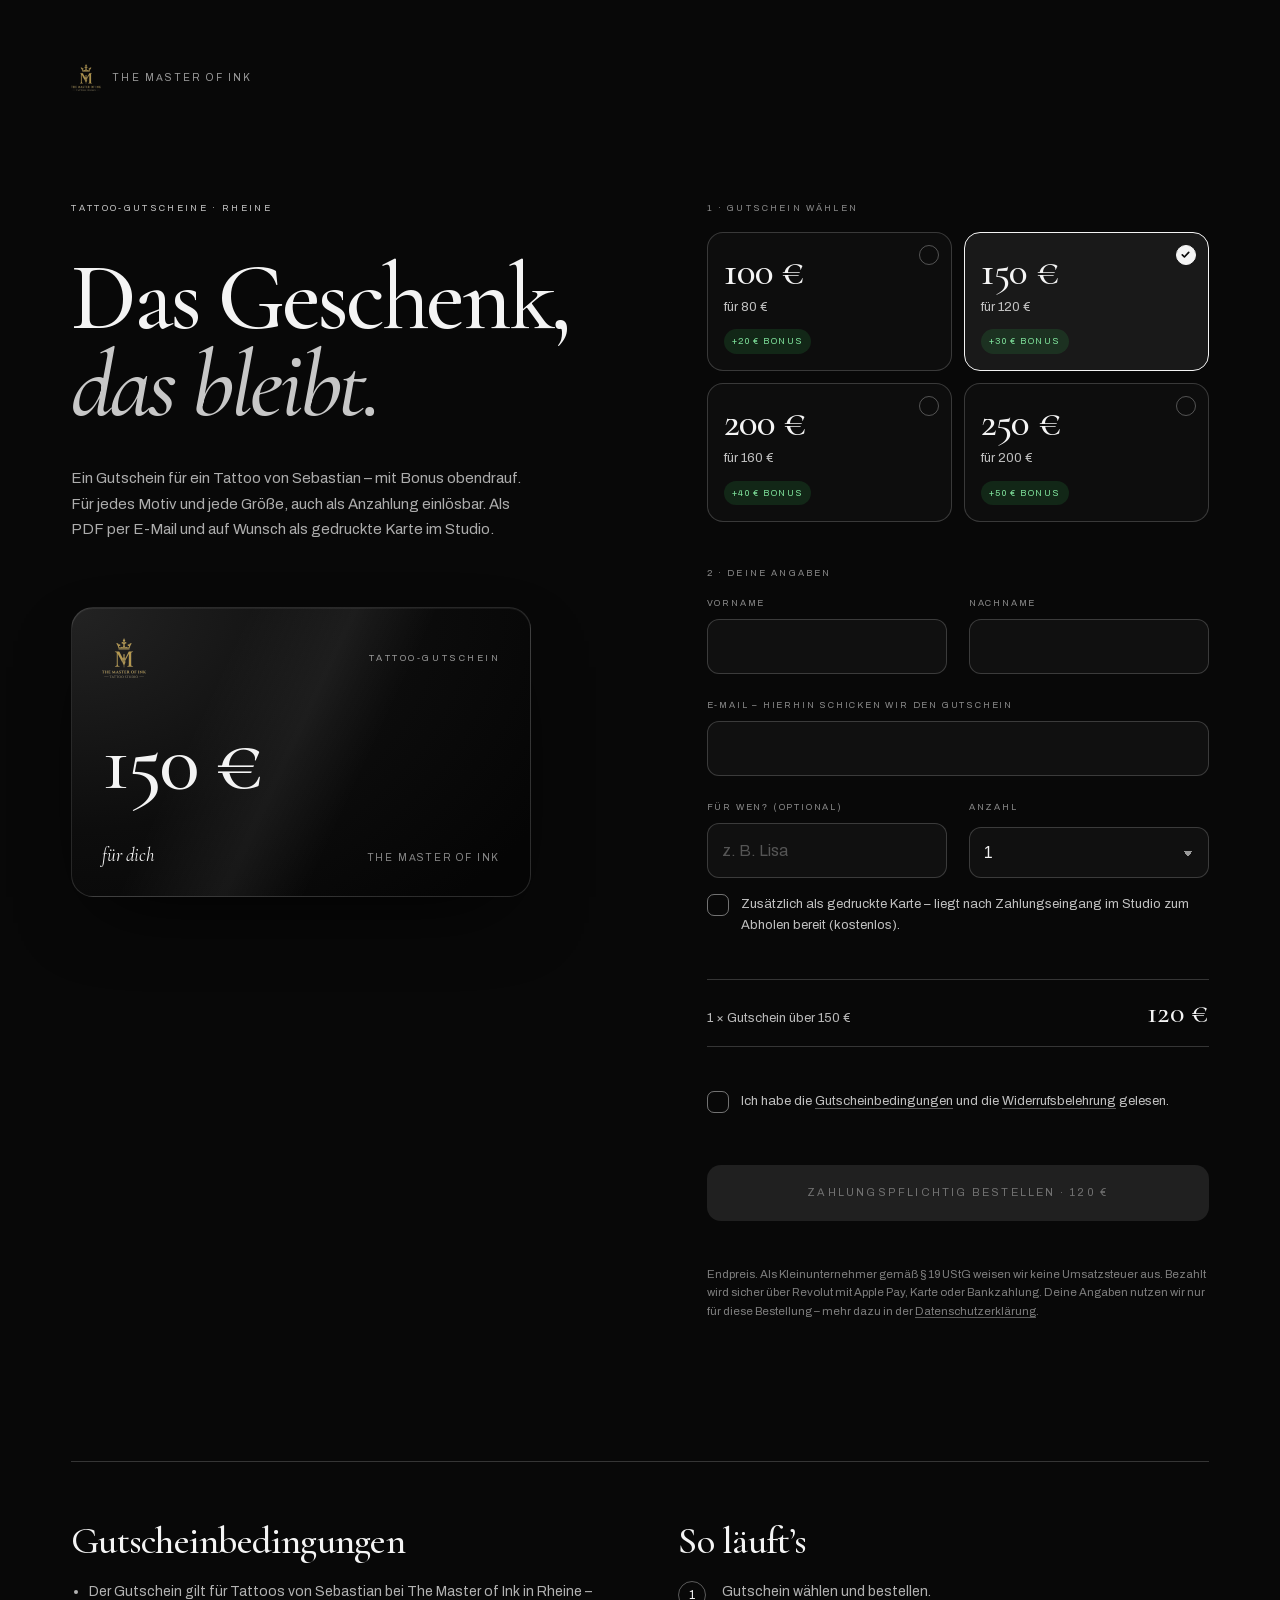
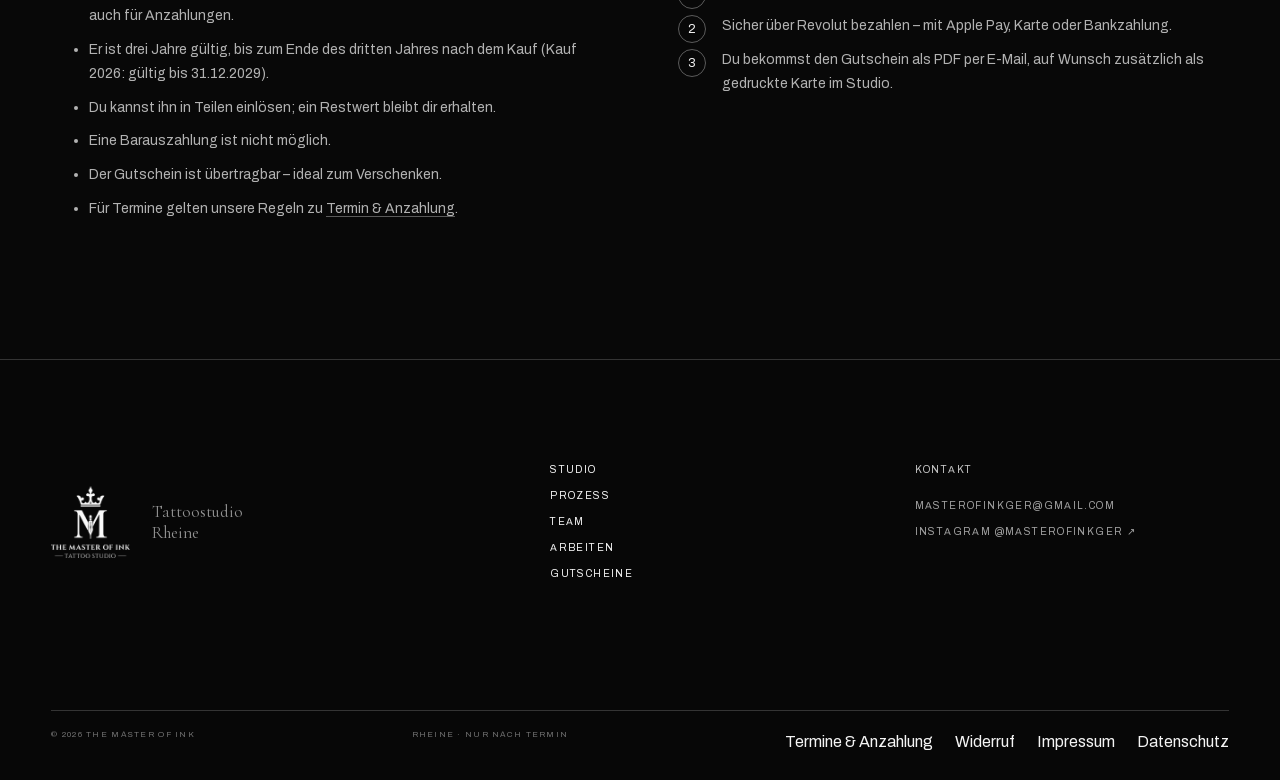
<file: gutscheine.html>
<!DOCTYPE html>
<html lang="de">
<head>
  <meta charset="utf-8">
  <meta name="viewport" content="width=device-width, initial-scale=1, viewport-fit=cover">
  <title>Tattoo-Gutscheine — The Master of Ink</title>
  <meta name="description" content="Tattoo-Gutscheine von The Master of Ink in Rheine — mit Bonus: 100 € für 80 €, 150 € für 120 €, 200 € für 160 €, 250 € für 200 €. Online bestellen, sicher bezahlen, als PDF oder Karte verschenken.">
  <meta name="theme-color" content="#080808">
  <link rel="canonical" href="https://themasterofink.vercel.app/gutscheine.html">
  <meta property="og:type" content="website">
  <meta property="og:url" content="https://themasterofink.vercel.app/gutscheine.html">
  <meta property="og:title" content="Tattoo-Gutscheine — The Master of Ink">
  <meta property="og:description" content="Das Geschenk, das bleibt: Tattoo-Gutscheine mit Bonus — 100 € für 80 €, 150 € für 120 €, 200 € für 160 €, 250 € für 200 €.">
  <meta property="og:image" content="https://themasterofink.vercel.app/assets/img/og-image.jpg">
  <meta property="og:locale" content="de_DE">
  <meta name="twitter:card" content="summary_large_image">

  <link rel="icon" type="image/png" sizes="32x32" href="favicon-32.png">
  <link rel="apple-touch-icon" href="apple-touch-icon.png">
  <link rel="icon" type="image/png" sizes="512x512" href="icon-512.png">
  <link rel="preload" href="assets/fonts/cormorant-latin.woff2" as="font" type="font/woff2" crossorigin>
  <link rel="preload" href="assets/fonts/archivo-latin.woff2" as="font" type="font/woff2" crossorigin>
  <link rel="stylesheet" href="assets/css/main.css?v=20261118-1315">
  <style>
    /* Gutschein-Seite: dunkel wie die Anfrage, ruhig, eine Entscheidung nach der anderen. */
    .vpage{background:var(--ink);color:var(--paper)}
    .voucher{max-width:1240px;margin:0 auto;padding:clamp(28px,5vw,64px) var(--pad) clamp(70px,10vw,140px)}
    .voucher__back{display:inline-flex;align-items:center;gap:12px;font-size:10px;letter-spacing:.22em;text-transform:uppercase;color:rgba(244,244,244,.62);transition:color .25s}
    .voucher__back img{width:30px;height:auto}
    .voucher__back:hover{color:var(--paper)}
    .voucher__grid{display:grid;grid-template-columns:minmax(0,1fr) minmax(0,.92fr);gap:clamp(48px,7vw,120px);align-items:start;margin-top:clamp(48px,8vw,110px)}
    .voucher__head h1{font:500 clamp(52px,7.4vw,112px)/.92 var(--serif);letter-spacing:-.035em;margin-top:22px}
    .voucher__head h1 em{font-style:italic;color:var(--gold)}
    .voucher__lead{margin-top:clamp(24px,3vw,38px);max-width:46ch;font-size:15px;line-height:1.7;color:rgba(244,244,244,.7)}

    /* Die Karte zeigt live, was man gerade verschenkt. */
    .vcard{position:relative;margin-top:clamp(40px,5vw,64px);aspect-ratio:1.586;max-width:460px;border-radius:22px;padding:clamp(22px,3vw,30px);
      background:radial-gradient(120% 140% at 0% 0%,#232323 0%,#0d0d0d 55%,#050505 100%);
      border:1px solid rgba(244,244,244,.14);box-shadow:0 30px 80px -30px rgba(0,0,0,.9),inset 0 1px 0 rgba(255,255,255,.06);
      display:grid;grid-template-rows:auto 1fr auto;overflow:hidden}
    .vcard::after{content:"";position:absolute;inset:0;background:linear-gradient(115deg,transparent 30%,rgba(255,255,255,.06) 48%,transparent 62%);pointer-events:none}
    .vcard__top{display:flex;align-items:center;justify-content:space-between}
    .vcard__logo{width:44px;height:auto}
    .vcard__label{font-size:9px;letter-spacing:.28em;text-transform:uppercase;color:rgba(244,244,244,.6)}
    .vcard__value{align-self:center;font:500 clamp(54px,8vw,84px)/1 var(--serif);letter-spacing:-.03em;transition:opacity .25s}
    .vcard__bottom{display:flex;justify-content:space-between;align-items:flex-end;gap:12px;font-size:10px;letter-spacing:.18em;text-transform:uppercase;color:rgba(244,244,244,.55)}
    .vcard__for{font:italic 400 19px/1.1 var(--serif);letter-spacing:0;text-transform:none;color:var(--paper)}

    /* Formular */
    .vform{display:grid;gap:clamp(30px,4vw,44px)}
    .vform fieldset{border:0;display:grid;gap:16px;min-width:0}
    .vform legend{font-size:9px;letter-spacing:.24em;text-transform:uppercase;color:rgba(244,244,244,.55);margin-bottom:16px}
    .tiers{display:grid;grid-template-columns:repeat(2,minmax(0,1fr));gap:12px}
    .tier{position:relative;display:grid;gap:6px;padding:18px 16px 16px;border:1px solid var(--line-dark);border-radius:16px;cursor:pointer;
      background:rgba(244,244,244,.025);transition:border-color .25s,background .25s,transform .15s var(--ease)}
    .tier:hover{border-color:rgba(244,244,244,.4)}
    .tier:active{transform:scale(.98)}
    .tier input{position:absolute;opacity:0;pointer-events:none}
    .tier__value{font:500 clamp(30px,3.2vw,40px)/1 var(--serif);letter-spacing:-.02em}
    .tier__price{font-size:13px;color:rgba(244,244,244,.78)}
    .tier__bonus{justify-self:start;margin-top:6px;font-size:9px;letter-spacing:.16em;text-transform:uppercase;padding:5px 8px;border-radius:999px;background:rgba(52,199,89,.14);color:#7ee09a}
    .tier__tick{position:absolute;top:12px;right:12px;width:20px;height:20px;border-radius:50%;border:1px solid rgba(244,244,244,.3);display:grid;place-items:center;transition:background .25s,border-color .25s}
    .tier__tick svg{width:11px;height:11px;opacity:0;transition:opacity .2s}
    .tier.is-selected{border-color:var(--paper);background:rgba(244,244,244,.07)}
    .tier.is-selected .tier__tick{background:var(--paper);border-color:var(--paper)}
    .tier.is-selected .tier__tick svg{opacity:1}
    .tier.has-focus{outline:2px solid var(--gold);outline-offset:3px}
    .vrow{display:grid;grid-template-columns:1fr 1fr;gap:16px 22px}
    .vfield{display:grid;gap:8px;min-width:0}
    .vfield>label:not(.vcheck){font-size:9px;letter-spacing:.2em;text-transform:uppercase;color:rgba(244,244,244,.55)}
    .vfield input:not([type=checkbox]),.vfield select{width:100%;border:1px solid var(--line-dark);border-radius:12px;background:rgba(244,244,244,.035);color:var(--paper);
      padding:14px 14px;font-size:16px;outline:none;transition:border-color .2s,background .2s;-webkit-appearance:none;appearance:none}
    .vfield select{background-image:linear-gradient(45deg,transparent 50%,rgba(244,244,244,.6) 50%),linear-gradient(135deg,rgba(244,244,244,.6) 50%,transparent 50%);
      background-position:calc(100% - 20px) 52%,calc(100% - 15px) 52%;background-size:5px 5px;background-repeat:no-repeat}
    .vfield select option{color:#080808}
    .vfield input::placeholder{color:rgba(244,244,244,.3)}
    .vfield input:not([type=checkbox]):focus,.vfield select:focus{border-color:rgba(244,244,244,.7);background:rgba(244,244,244,.06)}
    .vfield.is-invalid input{border-color:#ff6b62}
    .vfield__error{font-size:12px;color:#ff8a82;min-height:0}
    .vcheck{display:grid;grid-template-columns:22px 1fr;gap:12px;align-items:start;font-size:13px;line-height:1.55;letter-spacing:0;text-transform:none;color:rgba(244,244,244,.78);cursor:pointer}
    .vcheck input{-webkit-appearance:none;appearance:none;width:22px;height:22px;margin:0;padding:0;border:1.5px solid rgba(244,244,244,.45);border-radius:7px;
      background:transparent center/13px 13px no-repeat;cursor:pointer;transition:background-color .2s,border-color .2s,transform .12s var(--ease)}
    .vcheck input:active{transform:scale(.9)}
    .vcheck input:checked{background-color:#34c759;border-color:#34c759;
      background-image:url("data:image/svg+xml,%3Csvg xmlns='http://www.w3.org/2000/svg' viewBox='0 0 12 12'%3E%3Cpath d='M2.5 6.4l2.3 2.3 4.7-5' fill='none' stroke='white' stroke-width='1.9' stroke-linecap='round' stroke-linejoin='round'/%3E%3C/svg%3E")}
    .vcheck input:focus-visible{outline:2px solid var(--gold);outline-offset:3px}
    .vcheck a,.vnote a,.vterms a{border-bottom:1px solid rgba(244,244,244,.35)}
    .vsum{display:flex;justify-content:space-between;align-items:baseline;gap:18px;padding:18px 0;border-top:1px solid var(--line-dark);border-bottom:1px solid var(--line-dark)}
    .vsum__what{font-size:13px;color:rgba(244,244,244,.75)}
    .vsum__total{font:500 30px/1 var(--serif);white-space:nowrap}
    .vnote{font-size:11.5px;line-height:1.6;color:rgba(244,244,244,.5)}
    .vsubmit{width:100%;border:0;border-radius:14px;padding:19px 22px;font-size:11px;letter-spacing:.2em;text-transform:uppercase;cursor:pointer;
      background:var(--paper);color:var(--ink);transition:background .25s,color .25s,transform .12s var(--ease),opacity .25s}
    .vsubmit[aria-disabled="false"]:hover{background:#fff}
    .vsubmit:active{transform:scale(.985)}
    .vsubmit[aria-disabled="true"]{background:rgba(244,244,244,.1);color:rgba(244,244,244,.38)}
    .vsubmit[aria-busy="true"]{opacity:.7}
    .verror{font-size:13px;color:#ff8a82}

    /* Danach: grüner Haken, dann der eine nächste Schritt. */
    .vdone{display:grid;gap:18px;justify-items:start;animation:vdoneIn .5s var(--ease) both}
    .vdone:focus{outline:none}
    .vdone h2{font:500 clamp(40px,5vw,64px)/.95 var(--serif);letter-spacing:-.03em}
    .vdone p{font-size:14.5px;line-height:1.7;color:rgba(244,244,244,.75);max-width:48ch}
    .vdone strong{color:var(--paper);font-weight:600}
    .vdone__nr{font-size:10px;letter-spacing:.22em;text-transform:uppercase;color:rgba(244,244,244,.55)}
    .vpay{display:inline-flex;align-items:center;justify-content:center;gap:14px;width:100%;max-width:420px;border-radius:14px;padding:19px 22px;
      background:var(--paper);color:var(--ink);font-size:11px;letter-spacing:.2em;text-transform:uppercase;transition:transform .12s var(--ease),background .25s}
    .vpay:hover{background:#fff}
    .vpay:active{transform:scale(.985)}
    .okmark{width:68px;height:68px}
    .okmark circle{fill:none;stroke:#34c759;stroke-width:2.5;stroke-dasharray:166;stroke-dashoffset:166;animation:okCircle .65s var(--ease) forwards}
    .okmark path{fill:none;stroke:#34c759;stroke-width:3.5;stroke-linecap:round;stroke-linejoin:round;stroke-dasharray:48;stroke-dashoffset:48;animation:okTick .4s .5s var(--ease) forwards}
    @keyframes okCircle{to{stroke-dashoffset:0}}
    @keyframes okTick{to{stroke-dashoffset:0}}
    @keyframes vdoneIn{from{opacity:0;transform:translateY(10px)}to{opacity:1;transform:none}}

    /* Bedingungen */
    .vterms{margin-top:clamp(80px,11vw,150px);padding-top:clamp(40px,5vw,60px);border-top:1px solid var(--line-dark);display:grid;grid-template-columns:repeat(2,minmax(0,1fr));gap:clamp(40px,6vw,90px)}
    .vterms h2{font:500 clamp(28px,3vw,40px)/1 var(--serif);letter-spacing:-.02em;margin-bottom:20px}
    .vterms li{font-size:14px;line-height:1.7;color:rgba(244,244,244,.72);margin:0 0 10px 18px}
    .vsteps{list-style:none;counter-reset:s}
    .vsteps li{counter-increment:s;margin-left:0;padding-left:44px;position:relative}
    .vsteps li::before{content:counter(s);position:absolute;left:0;top:1px;width:28px;height:28px;border-radius:50%;border:1px solid rgba(244,244,244,.35);
      display:grid;place-items:center;font-size:12px;color:var(--paper)}
    .vpage .colophon{border-top:1px solid var(--line-dark)}

    @media (max-width:900px){
      .voucher__grid{grid-template-columns:1fr}
      .vterms{grid-template-columns:1fr}
    }
    @media (max-width:560px){
      .tiers{grid-template-columns:1fr}
      .tier{grid-template-columns:auto 1fr;align-items:baseline;column-gap:14px}
      .tier__bonus{grid-column:1/-1}
      .vrow{grid-template-columns:1fr}
    }
    @media (prefers-reduced-motion:reduce){
      .okmark circle,.okmark path{animation:none;stroke-dashoffset:0}
      .vdone{animation:none}
    }
  </style>
</head>
<body class="vpage">
  <main class="voucher">
    <a class="voucher__back" href="index.html"><img src="assets/img/logo-160.png" alt="" width="74" height="80">The Master of Ink</a>

    <div class="voucher__grid">
      <div class="voucher__head">
        <p class="eyebrow">Tattoo-Gutscheine · Rheine</p>
        <h1>Das Geschenk,<br><em>das bleibt.</em></h1>
        <p class="voucher__lead">
          Ein Gutschein für ein Tattoo von Sebastian – mit Bonus obendrauf.
          Für jedes Motiv und jede Größe, auch als Anzahlung einlösbar.
          Als PDF per E-Mail und auf Wunsch als gedruckte Karte im Studio.
        </p>

        <div class="vcard" aria-hidden="true">
          <div class="vcard__top">
            <img class="vcard__logo" src="assets/img/logo-160.png" alt="" width="74" height="80">
            <span class="vcard__label">Tattoo-Gutschein</span>
          </div>
          <div class="vcard__value" data-vcard-wert>150 €</div>
          <div class="vcard__bottom">
            <span class="vcard__for" data-vcard-fuer>für dich</span>
            <span>The Master of Ink</span>
          </div>
        </div>
      </div>

      <div class="voucher__panel">
        <form class="vform" id="gutschein-form" novalidate>
          <fieldset>
            <legend>1 · Gutschein wählen</legend>
            <div class="tiers" id="gutschein-stufen" role="radiogroup" aria-label="Gutschein wählen"></div>
          </fieldset>

          <fieldset>
            <legend>2 · Deine Angaben</legend>
            <div class="vrow">
              <div class="vfield" data-field="vorname">
                <label for="g-vorname">Vorname</label>
                <input id="g-vorname" name="vorname" type="text" autocomplete="given-name" maxlength="100" required aria-describedby="g-vorname-err">
                <p class="vfield__error" id="g-vorname-err" aria-live="polite"></p>
              </div>
              <div class="vfield" data-field="nachname">
                <label for="g-nachname">Nachname</label>
                <input id="g-nachname" name="nachname" type="text" autocomplete="family-name" maxlength="100" required aria-describedby="g-nachname-err">
                <p class="vfield__error" id="g-nachname-err" aria-live="polite"></p>
              </div>
            </div>
            <div class="vfield" data-field="email">
              <label for="g-email">E-Mail – hierhin schicken wir den Gutschein</label>
              <input id="g-email" name="email" type="email" inputmode="email" autocomplete="email" maxlength="200" required aria-describedby="g-email-err">
              <p class="vfield__error" id="g-email-err" aria-live="polite"></p>
            </div>
            <div class="vrow">
              <div class="vfield" data-field="fuer">
                <label for="g-fuer">Für wen? (optional)</label>
                <input id="g-fuer" name="fuer" type="text" maxlength="80" placeholder="z. B. Lisa">
              </div>
              <div class="vfield" data-field="anzahl">
                <label for="g-anzahl">Anzahl</label>
                <select id="g-anzahl" name="anzahl"></select>
              </div>
            </div>
            <label class="vcheck">
              <input type="checkbox" name="karte" id="g-karte">
              <span>Zusätzlich als gedruckte Karte – liegt nach Zahlungseingang im Studio zum Abholen bereit (kostenlos).</span>
            </label>
            <div class="field--hp" aria-hidden="true">
              <label for="g-website">Website</label>
              <input id="g-website" name="website" type="text" tabindex="-1" autocomplete="off">
            </div>
          </fieldset>

          <div class="vsum" aria-live="polite">
            <span class="vsum__what" data-sum-was>1 × Gutschein über 150 €</span>
            <span class="vsum__total" data-sum-total>120 €</span>
          </div>

          <div class="vfield" data-field="zustimmung">
            <label class="vcheck">
              <input type="checkbox" name="zustimmung" id="g-zustimmung" required aria-describedby="g-zustimmung-err">
              <span>Ich habe die <a href="#bedingungen">Gutscheinbedingungen</a> und die <a href="widerruf.html">Widerrufsbelehrung</a> gelesen.</span>
            </label>
            <p class="vfield__error" id="g-zustimmung-err" aria-live="polite"></p>
          </div>

          <button class="vsubmit" type="submit" aria-disabled="true" data-submit>Zahlungspflichtig bestellen</button>
          <p class="verror" role="alert" hidden data-fehler></p>
          <p class="vnote">
            Endpreis. Als Kleinunternehmer gemäß § 19 UStG weisen wir keine Umsatzsteuer aus.
            Bezahlt wird sicher über Revolut mit Apple Pay, Karte oder Bankzahlung.
            Deine Angaben nutzen wir nur für diese Bestellung – mehr dazu in der
            <a href="datenschutz.html">Datenschutzerklärung</a>.
          </p>
          <noscript><p class="verror">Für die Bestellung braucht dein Browser JavaScript. Schreib uns gern direkt: masterofinkger@gmail.com</p></noscript>
        </form>

        <section class="vdone" id="gutschein-fertig" hidden tabindex="-1" aria-labelledby="gutschein-fertig-titel">
          <svg class="okmark" viewBox="0 0 56 56" aria-hidden="true"><circle cx="28" cy="28" r="26"/><path d="M16.5 28.5l7.5 7.5 15.5-16"/></svg>
          <p class="vdone__nr">Bestellnummer <span data-fertig-nr></span></p>
          <h2 id="gutschein-fertig-titel">Bestellung ist da.</h2>

          <div data-fertig-link hidden>
            <p>Jetzt nur noch bezahlen: <strong data-fertig-betrag></strong> – sicher über Revolut mit Apple Pay, Karte oder Bankzahlung.</p>
            <p style="margin-top:22px"><a class="vpay" href="#" target="_blank" rel="noopener" data-fertig-pay>Jetzt bezahlen ↗</a></p>
            <p style="margin-top:18px">Sobald die Zahlung da ist, bekommst du deinen Gutschein als PDF an <strong data-fertig-mail></strong> – meist noch am selben Tag.</p>
          </div>

          <div data-fertig-mail-block hidden>
            <p>Wir schicken dir deinen persönlichen Zahlungslink über <strong data-fertig-betrag2></strong> innerhalb von 24 Stunden an <strong data-fertig-mail2></strong>. Sobald die Zahlung da ist, kommt dein Gutschein als PDF.</p>
          </div>

          <p data-fertig-karte hidden>Deine gedruckte Karte liegt nach Zahlungseingang im Studio in Rheine für dich bereit.</p>
          <p class="vnote">Fragen? Schreib uns an <a href="mailto:masterofinkger@gmail.com">masterofinkger@gmail.com</a> oder auf <a href="https://www.instagram.com/masterofinkger/" rel="noopener">Instagram</a>.</p>
        </section>
      </div>
    </div>

    <section class="vterms" id="bedingungen" aria-label="Gutscheinbedingungen und Ablauf">
      <div>
        <h2>Gutscheinbedingungen</h2>
        <ul>
          <li>Der Gutschein gilt für Tattoos von Sebastian bei The Master of Ink in Rheine – auch für Anzahlungen.</li>
          <li>Er ist drei Jahre gültig, bis zum Ende des dritten Jahres nach dem Kauf (Kauf 2026: gültig bis 31.12.2029).</li>
          <li>Du kannst ihn in Teilen einlösen; ein Restwert bleibt dir erhalten.</li>
          <li>Eine Barauszahlung ist nicht möglich.</li>
          <li>Der Gutschein ist übertragbar – ideal zum Verschenken.</li>
          <li>Für Termine gelten unsere Regeln zu <a href="termine.html">Termin &amp; Anzahlung</a>.</li>
        </ul>
      </div>
      <div>
        <h2>So läuft’s</h2>
        <ol class="vsteps">
          <li>Gutschein wählen und bestellen.</li>
          <li>Sicher über Revolut bezahlen – mit Apple Pay, Karte oder Bankzahlung.</li>
          <li>Du bekommst den Gutschein als PDF per E-Mail, auf Wunsch zusätzlich als gedruckte Karte im Studio.</li>
        </ol>
      </div>
    </section>
  </main>

  <footer class="colophon">
    <div class="colophon__top">
      <div class="colophon__brand"><img src="assets/img/logo-160.png" alt="The Master of Ink" width="74" height="80"><p>Tattoostudio<br>Rheine</p></div>
      <nav class="colophon__nav" aria-label="Fußnavigation"><a href="index.html#studio">Studio</a><a href="index.html#prozess">Prozess</a><a href="index.html#team">Team</a><a href="index.html#arbeiten">Arbeiten</a><a href="gutscheine.html">Gutscheine</a></nav>
      <div class="colophon__contact"><p>Kontakt</p><a href="mailto:masterofinkger@gmail.com">masterofinkger@gmail.com</a><a href="https://www.instagram.com/masterofinkger/" rel="noopener">Instagram @masterofinkger ↗</a></div>
    </div>
    <div class="colophon__base"><p>© 2026 The Master of Ink</p><p>Rheine · Nur nach Termin</p><nav class="colophon__legal" aria-label="Rechtliches"><a href="termine.html">Termine &amp; Anzahlung</a><a href="widerruf.html">Widerruf</a><a href="impressum.html">Impressum</a><a href="datenschutz.html">Datenschutz</a></nav></div>
  </footer>

  <script src="assets/js/gallery-data.js?v=20261118-1315" defer></script>
  <script src="assets/js/gutscheine.js?v=20261118-1315" defer></script>
</body>
</html>
</file>
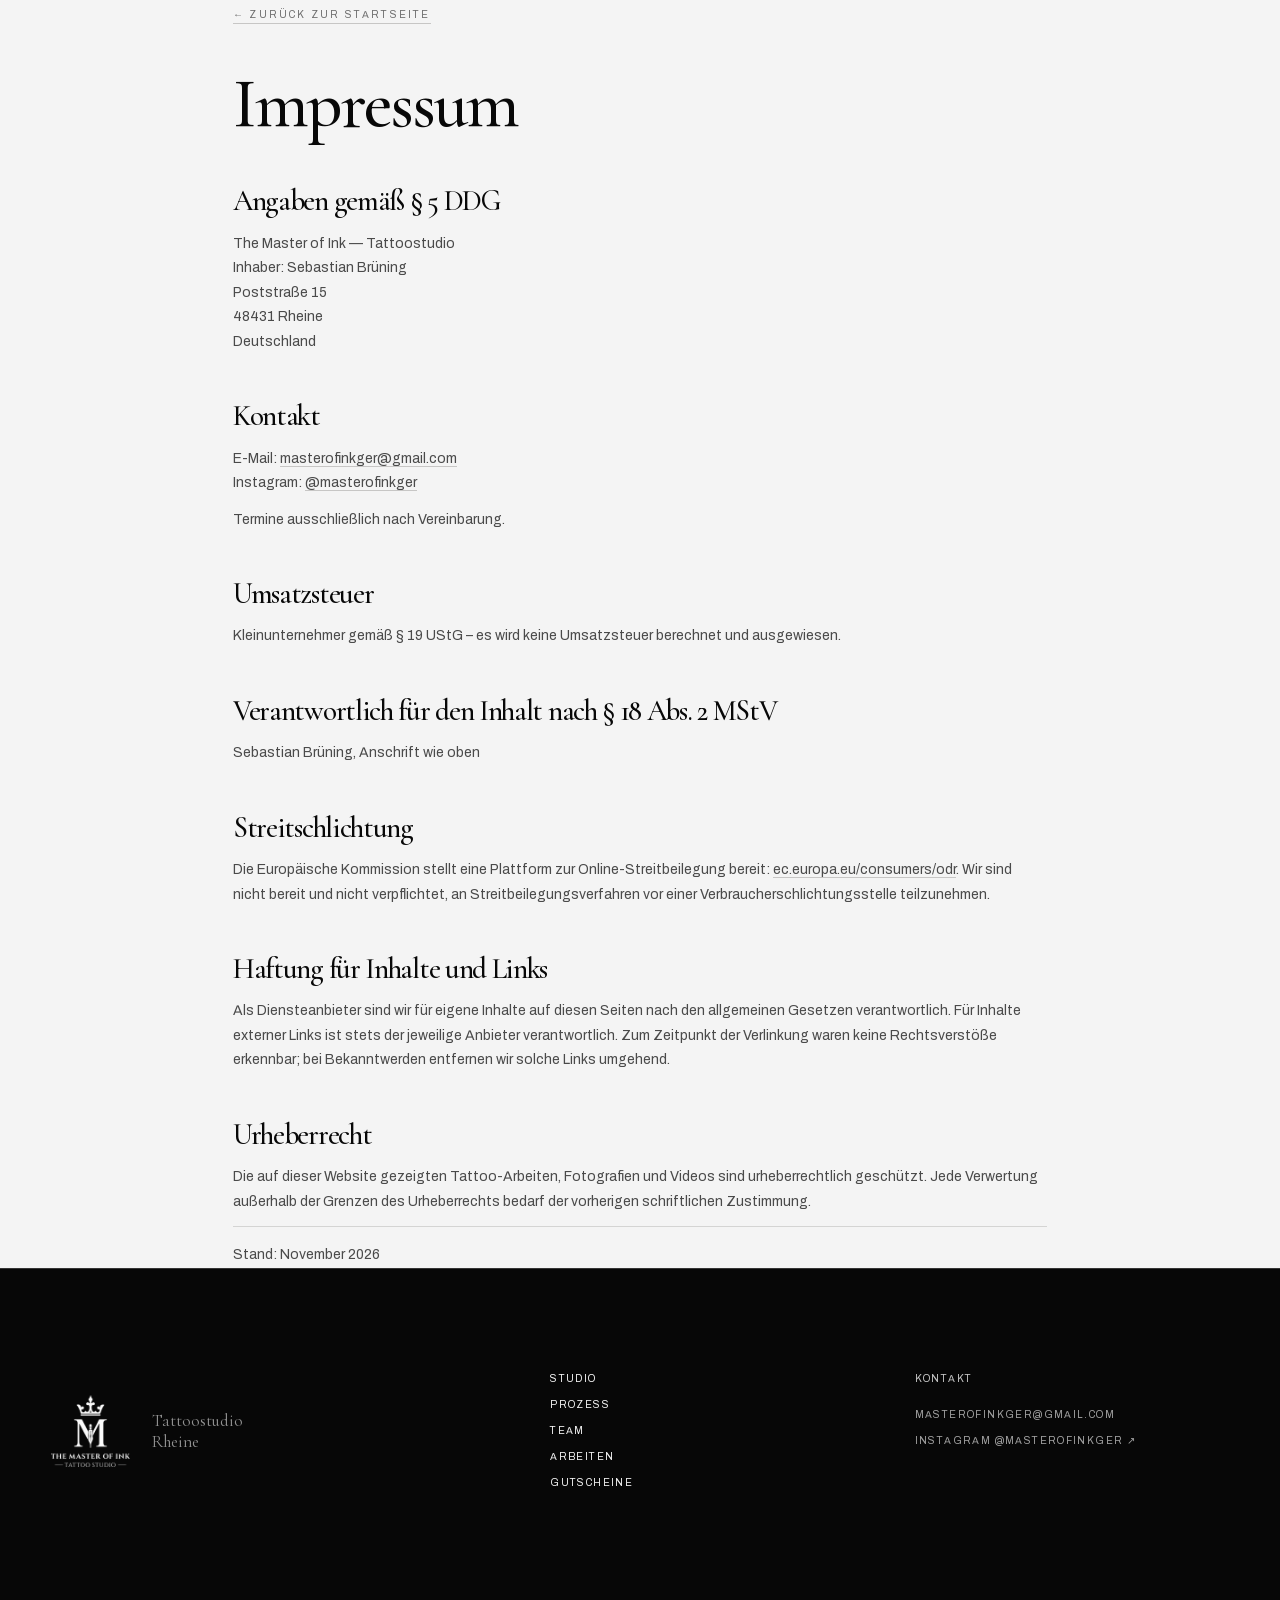
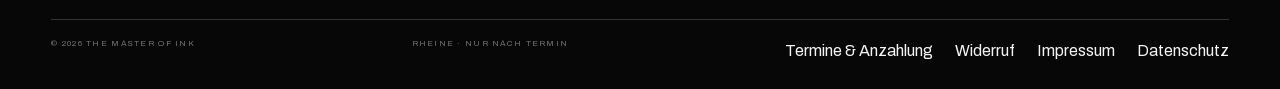
<file: impressum.html>
<!DOCTYPE html>
<html lang="de">
<head>
  <meta charset="utf-8">
  <meta name="viewport" content="width=device-width, initial-scale=1">
  <title>The Master of Ink — Dein Tattoostudio in Rheine</title>
  <meta name="description" content="Impressum von The Master of Ink — Tattoostudio in Rheine, Inhaber Sebastian Brüning.">
  <meta name="theme-color" content="#080808">
  <link rel="canonical" href="https://themasterofink.vercel.app/impressum.html">
  <meta property="og:type" content="website">
  <meta property="og:url" content="https://themasterofink.vercel.app/impressum.html">
  <meta property="og:title" content="Impressum — The Master of Ink">
  <meta property="og:description" content="Individuelle Tattoo-Kunst, komponiert für deinen Körper. Beratung in Rheine — nur nach Termin.">
  <meta property="og:image" content="https://themasterofink.vercel.app/assets/img/og-image.jpg">
  <meta property="og:locale" content="de_DE">
  <meta name="twitter:card" content="summary_large_image">

  <link rel="icon" type="image/png" sizes="32x32" href="favicon-32.png">
  <link rel="apple-touch-icon" href="apple-touch-icon.png">
  <link rel="icon" type="image/png" sizes="512x512" href="icon-512.png">
  <link rel="preload" href="assets/fonts/cormorant-latin.woff2" as="font" type="font/woff2" crossorigin>
  <link rel="preload" href="assets/fonts/archivo-latin.woff2" as="font" type="font/woff2" crossorigin>
  <link rel="stylesheet" href="assets/css/main.css?v=20261118-1315">
  <meta name="robots" content="noindex,follow">
</head>
<body>
  <main class="legal">
    <a class="legal__back" href="index.html">← Zurück zur Startseite</a>
    <h1>Impressum</h1>

    <h2>Angaben gemäß § 5 DDG</h2>
    <address>
      The Master of Ink — Tattoostudio<br>
      Inhaber: Sebastian Brüning<br>
      Poststraße 15<br>
      48431 Rheine<br>
      Deutschland
    </address>

    <h2>Kontakt</h2>
    <p>
      E-Mail: <a href="mailto:masterofinkger@gmail.com">masterofinkger@gmail.com</a><br>
      Instagram: <a href="https://www.instagram.com/masterofinkger/" rel="noopener">@masterofinkger</a>
    </p>
    <p><!-- TODO: Telefonnummer ergänzen — nach § 5 DDG muss eine unmittelbare
         Kommunikation möglich sein; E-Mail allein wird von Gerichten
         uneinheitlich bewertet. -->
      Termine ausschließlich nach Vereinbarung.
    </p>

    <h2>Umsatzsteuer</h2>
    <p>
      Kleinunternehmer gemäß § 19 UStG – es wird keine Umsatzsteuer berechnet
      und ausgewiesen.
    </p>

    <h2>Verantwortlich für den Inhalt nach § 18 Abs. 2 MStV</h2>
    <address>Sebastian Brüning, Anschrift wie oben</address>

    <h2>Streitschlichtung</h2>
    <p>
      Die Europäische Kommission stellt eine Plattform zur Online-Streitbeilegung
      bereit: <a href="https://ec.europa.eu/consumers/odr/" rel="noopener">ec.europa.eu/consumers/odr</a>.
      Wir sind nicht bereit und nicht verpflichtet, an Streitbeilegungsverfahren
      vor einer Verbraucherschlichtungsstelle teilzunehmen.
    </p>

    <h2>Haftung für Inhalte und Links</h2>
    <p>
      Als Diensteanbieter sind wir für eigene Inhalte auf diesen Seiten nach den
      allgemeinen Gesetzen verantwortlich. Für Inhalte externer Links ist stets
      der jeweilige Anbieter verantwortlich. Zum Zeitpunkt der Verlinkung waren
      keine Rechtsverstöße erkennbar; bei Bekanntwerden entfernen wir solche
      Links umgehend.
    </p>

    <h2>Urheberrecht</h2>
    <p>
      Die auf dieser Website gezeigten Tattoo-Arbeiten, Fotografien und Videos
      sind urheberrechtlich geschützt. Jede Verwertung außerhalb der Grenzen des
      Urheberrechts bedarf der vorherigen schriftlichen Zustimmung.
    </p>

    <p class="legal__updated">Stand: November 2026</p>
  </main>
<footer class="colophon">
    <div class="colophon__top">
      <div class="colophon__brand"><img src="assets/img/logo-160.png" alt="The Master of Ink" width="74" height="80"><p>Tattoostudio<br>Rheine</p></div>
      <nav class="colophon__nav" aria-label="Fußnavigation"><a href="index.html#studio">Studio</a><a href="index.html#prozess">Prozess</a><a href="index.html#team">Team</a><a href="index.html#arbeiten">Arbeiten</a><a href="gutscheine.html">Gutscheine</a></nav>
      <div class="colophon__contact"><p>Kontakt</p><a href="mailto:masterofinkger@gmail.com">masterofinkger@gmail.com</a><a href="https://www.instagram.com/masterofinkger/" rel="noopener">Instagram @masterofinkger ↗</a></div>
    </div>
    <div class="colophon__base"><p>© 2026 The Master of Ink</p><p>Rheine · Nur nach Termin</p><nav class="colophon__legal" aria-label="Rechtliches"><a href="termine.html">Termine &amp; Anzahlung</a><a href="widerruf.html">Widerruf</a><a href="impressum.html">Impressum</a><a href="datenschutz.html">Datenschutz</a></nav></div>
  </footer>
</body>
</html>
</file>
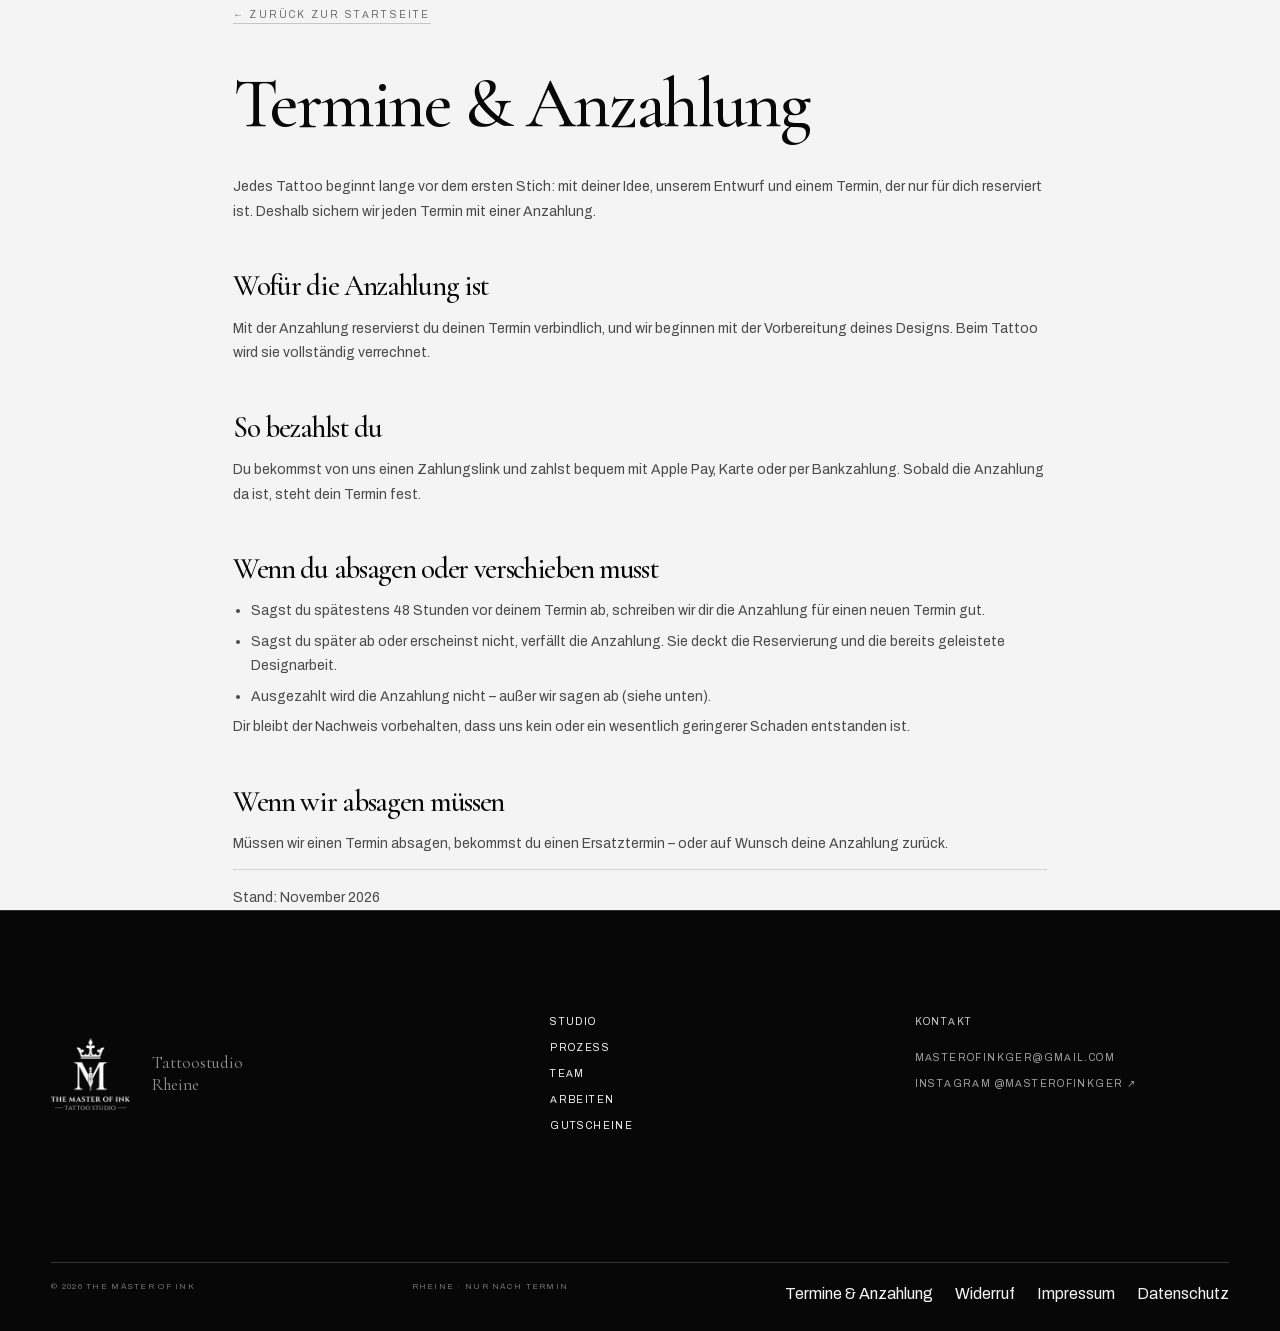
<file: termine.html>
<!DOCTYPE html>
<html lang="de">
<head>
  <meta charset="utf-8">
  <meta name="viewport" content="width=device-width, initial-scale=1">
  <title>Termine &amp; Anzahlung — The Master of Ink</title>
  <meta name="description" content="Termine und Anzahlung bei The Master of Ink — Tattoostudio in Rheine: wofür die Anzahlung ist, wie du zahlst und was bei einer Absage gilt.">
  <meta name="theme-color" content="#080808">
  <link rel="canonical" href="https://themasterofink.vercel.app/termine.html">
  <meta property="og:type" content="website">
  <meta property="og:url" content="https://themasterofink.vercel.app/termine.html">
  <meta property="og:title" content="Termine &amp; Anzahlung — The Master of Ink">
  <meta property="og:description" content="Individuelle Tattoo-Kunst, komponiert für deinen Körper. Beratung in Rheine — nur nach Termin.">
  <meta property="og:image" content="https://themasterofink.vercel.app/assets/img/og-image.jpg">
  <meta property="og:locale" content="de_DE">
  <meta name="twitter:card" content="summary_large_image">

  <link rel="icon" type="image/png" sizes="32x32" href="favicon-32.png">
  <link rel="apple-touch-icon" href="apple-touch-icon.png">
  <link rel="icon" type="image/png" sizes="512x512" href="icon-512.png">
  <link rel="preload" href="assets/fonts/cormorant-latin.woff2" as="font" type="font/woff2" crossorigin>
  <link rel="preload" href="assets/fonts/archivo-latin.woff2" as="font" type="font/woff2" crossorigin>
  <link rel="stylesheet" href="assets/css/main.css?v=20261118-1315">
  <meta name="robots" content="noindex,follow">
</head>
<body>
  <main class="legal">
    <a class="legal__back" href="index.html">← Zurück zur Startseite</a>
    <h1>Termine &amp; Anzahlung</h1>

    <p>
      Jedes Tattoo beginnt lange vor dem ersten Stich: mit deiner Idee, unserem
      Entwurf und einem Termin, der nur für dich reserviert ist. Deshalb sichern
      wir jeden Termin mit einer Anzahlung.
    </p>

    <h2>Wofür die Anzahlung ist</h2>
    <p>
      Mit der Anzahlung reservierst du deinen Termin verbindlich, und wir beginnen
      mit der Vorbereitung deines Designs. Beim Tattoo wird sie vollständig
      verrechnet.
    </p>

    <h2>So bezahlst du</h2>
    <p>
      Du bekommst von uns einen Zahlungslink und zahlst bequem mit Apple Pay,
      Karte oder per Bankzahlung. Sobald die Anzahlung da ist, steht dein Termin fest.
    </p>

    <h2>Wenn du absagen oder verschieben musst</h2>
    <ul>
      <li>Sagst du spätestens 48 Stunden vor deinem Termin ab, schreiben wir dir
          die Anzahlung für einen neuen Termin gut.</li>
      <li>Sagst du später ab oder erscheinst nicht, verfällt die Anzahlung. Sie
          deckt die Reservierung und die bereits geleistete Designarbeit.</li>
      <li>Ausgezahlt wird die Anzahlung nicht – außer wir sagen ab (siehe unten).</li>
    </ul>
    <p>
      Dir bleibt der Nachweis vorbehalten, dass uns kein oder ein wesentlich
      geringerer Schaden entstanden ist.
    </p>

    <h2>Wenn wir absagen müssen</h2>
    <p>
      Müssen wir einen Termin absagen, bekommst du einen Ersatztermin – oder auf
      Wunsch deine Anzahlung zurück.
    </p>

    <p class="legal__updated">Stand: November 2026</p>
  </main>
<footer class="colophon">
    <div class="colophon__top">
      <div class="colophon__brand"><img src="assets/img/logo-160.png" alt="The Master of Ink" width="74" height="80"><p>Tattoostudio<br>Rheine</p></div>
      <nav class="colophon__nav" aria-label="Fußnavigation"><a href="index.html#studio">Studio</a><a href="index.html#prozess">Prozess</a><a href="index.html#team">Team</a><a href="index.html#arbeiten">Arbeiten</a><a href="gutscheine.html">Gutscheine</a></nav>
      <div class="colophon__contact"><p>Kontakt</p><a href="mailto:masterofinkger@gmail.com">masterofinkger@gmail.com</a><a href="https://www.instagram.com/masterofinkger/" rel="noopener">Instagram @masterofinkger ↗</a></div>
    </div>
    <div class="colophon__base"><p>© 2026 The Master of Ink</p><p>Rheine · Nur nach Termin</p><nav class="colophon__legal" aria-label="Rechtliches"><a href="termine.html">Termine &amp; Anzahlung</a><a href="widerruf.html">Widerruf</a><a href="impressum.html">Impressum</a><a href="datenschutz.html">Datenschutz</a></nav></div>
  </footer>
</body>
</html>
</file>
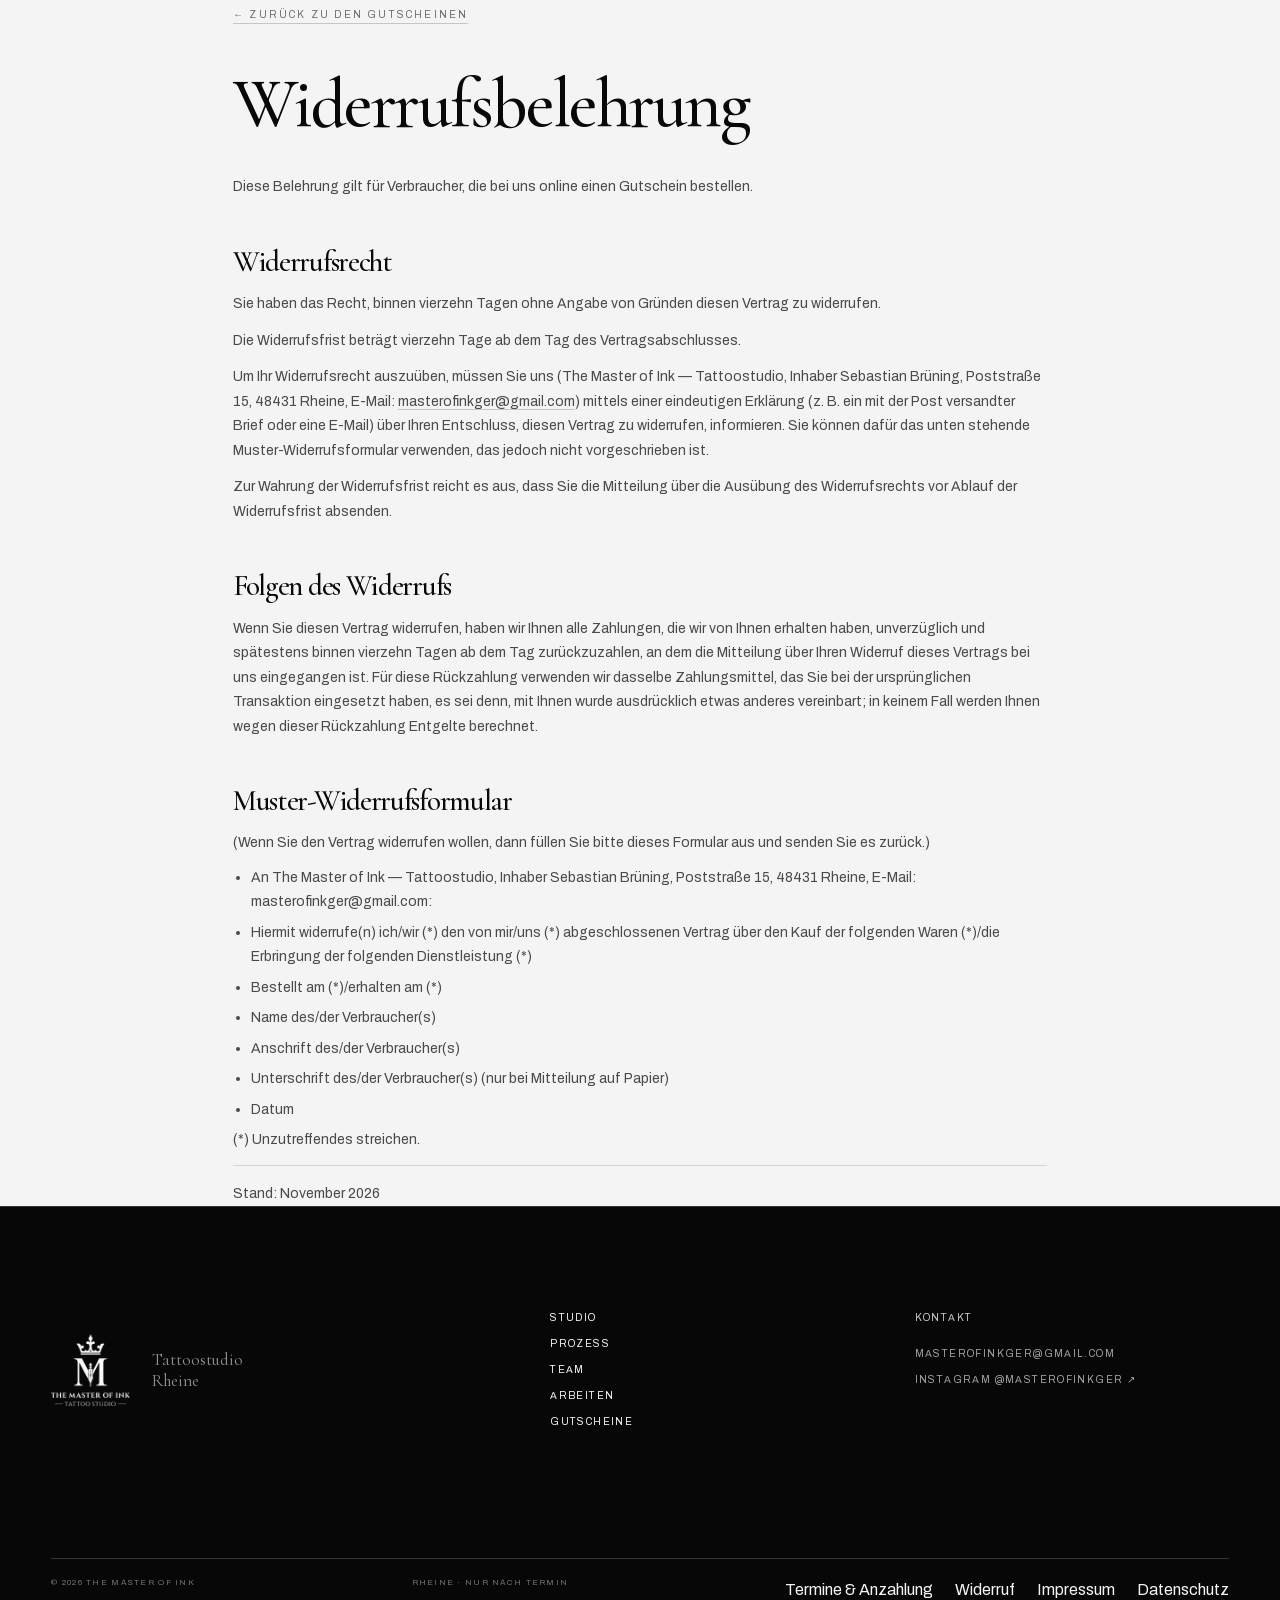
<file: widerruf.html>
<!DOCTYPE html>
<html lang="de">
<head>
  <meta charset="utf-8">
  <meta name="viewport" content="width=device-width, initial-scale=1">
  <title>Widerrufsbelehrung — The Master of Ink</title>
  <meta name="description" content="Widerrufsbelehrung und Muster-Widerrufsformular für Gutscheinbestellungen bei The Master of Ink — Tattoostudio in Rheine.">
  <meta name="theme-color" content="#080808">
  <link rel="canonical" href="https://themasterofink.vercel.app/widerruf.html">
  <meta property="og:type" content="website">
  <meta property="og:url" content="https://themasterofink.vercel.app/widerruf.html">
  <meta property="og:title" content="Widerrufsbelehrung — The Master of Ink">
  <meta property="og:description" content="Individuelle Tattoo-Kunst, komponiert für deinen Körper. Beratung in Rheine — nur nach Termin.">
  <meta property="og:image" content="https://themasterofink.vercel.app/assets/img/og-image.jpg">
  <meta property="og:locale" content="de_DE">
  <meta name="twitter:card" content="summary_large_image">

  <link rel="icon" type="image/png" sizes="32x32" href="favicon-32.png">
  <link rel="apple-touch-icon" href="apple-touch-icon.png">
  <link rel="icon" type="image/png" sizes="512x512" href="icon-512.png">
  <link rel="preload" href="assets/fonts/cormorant-latin.woff2" as="font" type="font/woff2" crossorigin>
  <link rel="preload" href="assets/fonts/archivo-latin.woff2" as="font" type="font/woff2" crossorigin>
  <link rel="stylesheet" href="assets/css/main.css?v=20261118-1315">
  <meta name="robots" content="noindex,follow">
</head>
<body>
  <main class="legal">
    <a class="legal__back" href="gutscheine.html">← Zurück zu den Gutscheinen</a>
    <h1>Widerrufs&shy;belehrung</h1>

    <p>
      Diese Belehrung gilt für Verbraucher, die bei uns online einen Gutschein
      bestellen.
    </p>

    <h2>Widerrufsrecht</h2>
    <p>
      Sie haben das Recht, binnen vierzehn Tagen ohne Angabe von Gründen diesen
      Vertrag zu widerrufen.
    </p>
    <p>
      Die Widerrufsfrist beträgt vierzehn Tage ab dem Tag des Vertragsabschlusses.
    </p>
    <p>
      Um Ihr Widerrufsrecht auszuüben, müssen Sie uns (The Master of Ink —
      Tattoostudio, Inhaber Sebastian Brüning, Poststraße 15, 48431 Rheine,
      E-Mail: <a href="mailto:masterofinkger@gmail.com">masterofinkger@gmail.com</a>)
      mittels einer eindeutigen Erklärung (z. B. ein mit der Post versandter Brief
      oder eine E-Mail) über Ihren Entschluss, diesen Vertrag zu widerrufen,
      informieren. Sie können dafür das unten stehende Muster-Widerrufsformular
      verwenden, das jedoch nicht vorgeschrieben ist.
    </p>
    <p>
      Zur Wahrung der Widerrufsfrist reicht es aus, dass Sie die Mitteilung über
      die Ausübung des Widerrufsrechts vor Ablauf der Widerrufsfrist absenden.
    </p>

    <h2>Folgen des Widerrufs</h2>
    <p>
      Wenn Sie diesen Vertrag widerrufen, haben wir Ihnen alle Zahlungen, die wir
      von Ihnen erhalten haben, unverzüglich und spätestens binnen vierzehn Tagen
      ab dem Tag zurückzuzahlen, an dem die Mitteilung über Ihren Widerruf dieses
      Vertrags bei uns eingegangen ist. Für diese Rückzahlung verwenden wir
      dasselbe Zahlungsmittel, das Sie bei der ursprünglichen Transaktion
      eingesetzt haben, es sei denn, mit Ihnen wurde ausdrücklich etwas anderes
      vereinbart; in keinem Fall werden Ihnen wegen dieser Rückzahlung Entgelte
      berechnet.
    </p>

    <h2>Muster-Widerrufsformular</h2>
    <p>
      (Wenn Sie den Vertrag widerrufen wollen, dann füllen Sie bitte dieses
      Formular aus und senden Sie es zurück.)
    </p>
    <ul>
      <li>An The Master of Ink — Tattoostudio, Inhaber Sebastian Brüning,
          Poststraße 15, 48431 Rheine, E-Mail: masterofinkger@gmail.com:</li>
      <li>Hiermit widerrufe(n) ich/wir (*) den von mir/uns (*) abgeschlossenen
          Vertrag über den Kauf der folgenden Waren (*)/die Erbringung der
          folgenden Dienstleistung (*)</li>
      <li>Bestellt am (*)/erhalten am (*)</li>
      <li>Name des/der Verbraucher(s)</li>
      <li>Anschrift des/der Verbraucher(s)</li>
      <li>Unterschrift des/der Verbraucher(s) (nur bei Mitteilung auf Papier)</li>
      <li>Datum</li>
    </ul>
    <p>(*) Unzutreffendes streichen.</p>

    <p class="legal__updated">Stand: November 2026</p>
  </main>
<footer class="colophon">
    <div class="colophon__top">
      <div class="colophon__brand"><img src="assets/img/logo-160.png" alt="The Master of Ink" width="74" height="80"><p>Tattoostudio<br>Rheine</p></div>
      <nav class="colophon__nav" aria-label="Fußnavigation"><a href="index.html#studio">Studio</a><a href="index.html#prozess">Prozess</a><a href="index.html#team">Team</a><a href="index.html#arbeiten">Arbeiten</a><a href="gutscheine.html">Gutscheine</a></nav>
      <div class="colophon__contact"><p>Kontakt</p><a href="mailto:masterofinkger@gmail.com">masterofinkger@gmail.com</a><a href="https://www.instagram.com/masterofinkger/" rel="noopener">Instagram @masterofinkger ↗</a></div>
    </div>
    <div class="colophon__base"><p>© 2026 The Master of Ink</p><p>Rheine · Nur nach Termin</p><nav class="colophon__legal" aria-label="Rechtliches"><a href="termine.html">Termine &amp; Anzahlung</a><a href="widerruf.html">Widerruf</a><a href="impressum.html">Impressum</a><a href="datenschutz.html">Datenschutz</a></nav></div>
  </footer>
</body>
</html>
</file>
<file: assets/css/main.css>
/* The Master of Ink — editorial studio system */
@font-face{font-family:Archivo;font-style:normal;font-weight:400 600;font-display:swap;src:url("../fonts/archivo-latin.woff2") format("woff2")}
@font-face{font-family:Archivo;font-style:normal;font-weight:400 600;font-display:swap;src:url("../fonts/archivo-latin-ext.woff2") format("woff2")}
@font-face{font-family:Cormorant Garamond;font-style:normal;font-weight:400 600;font-display:swap;src:url("../fonts/cormorant-latin.woff2") format("woff2")}
@font-face{font-family:Cormorant Garamond;font-style:normal;font-weight:400 600;font-display:swap;src:url("../fonts/cormorant-latin-ext.woff2") format("woff2")}
@font-face{font-family:Cormorant Garamond;font-style:italic;font-weight:400 500;font-display:swap;src:url("../fonts/cormorant-italic-latin.woff2") format("woff2")}

:root{
  --ink:#080808;
  --ink-soft:#161616;
  --paper:#f4f4f4;
  --bone:#dedede;
  --gold:#c7c7c7;
  --gold-paper:#3f3f3f;
  --line-dark:rgba(244,244,244,.19);
  --line-light:rgba(8,8,8,.22);
  --pad:clamp(20px,4vw,72px);
  --section-y:clamp(92px,13vw,210px);
  --max:1680px;
  --serif:"Cormorant Garamond",Georgia,serif;
  --sans:Archivo,-apple-system,BlinkMacSystemFont,sans-serif;
  --ease:cubic-bezier(.22,1,.36,1)
}

*,*::before,*::after{box-sizing:border-box;margin:0;padding:0}
[hidden]{display:none!important}
html{scroll-behavior:smooth;background:var(--ink)}
/* Seite-für-Seite-Gefühl ohne Zwang: proximity rastet nur ein, wenn man
   nahe einer Kapitelkante landet. mandatory würde die lange Werk-Spur
   unbenutzbar machen — man käme nie zwischen zwei Rastpunkten zum Stehen.
   Nur am Desktop; auf kleinen Schirmen sind Kapitel viele Bildschirme hoch. */
@media (min-width:900px) and (prefers-reduced-motion:no-preference){
  html{scroll-snap-type:y proximity}
  .section,.hero{scroll-snap-align:start}
  .colophon{scroll-snap-align:end}
}
body{background:var(--paper);color:var(--ink);font:400 16px/1.6 var(--sans);overflow-x:clip;-webkit-font-smoothing:antialiased;text-rendering:optimizeLegibility}
img,video{display:block;max-width:100%}
a{color:inherit;text-decoration:none}
button,input,textarea{font:inherit}
::selection{background:var(--gold);color:var(--ink)}
:focus-visible{outline:2px solid var(--gold);outline-offset:4px}
.skip-link{position:fixed;left:12px;top:-80px;z-index:300;background:var(--paper);color:var(--ink);padding:12px 18px;font-size:11px;letter-spacing:.16em;text-transform:uppercase;transition:top .2s}
.skip-link:focus{top:12px}
.grain{position:fixed;inset:0;z-index:200;pointer-events:none;opacity:.045;mix-blend-mode:soft-light;background-image:url("data:image/svg+xml,%3Csvg xmlns='http://www.w3.org/2000/svg' width='180' height='180'%3E%3Cfilter id='n'%3E%3CfeTurbulence type='fractalNoise' baseFrequency='.86' numOctaves='3' stitchTiles='stitch'/%3E%3C/filter%3E%3Crect width='100%25' height='100%25' filter='url(%23n)' opacity='.85'/%3E%3C/svg%3E")}

/* Header */
.masthead{position:absolute;inset:0 0 auto;z-index:100;color:var(--paper);border-bottom:1px solid rgba(244,244,244,.28)}
.masthead__nav{height:86px;max-width:var(--max);margin:auto;padding:0 var(--pad);display:flex;align-items:center;justify-content:space-between;gap:30px}
.masthead__brand{display:flex;align-items:center;gap:14px}
.masthead__logo{width:auto;height:47px;filter:brightness(2.5) grayscale(1)}
.masthead__wordmark{font-size:10px;letter-spacing:.24em;text-transform:uppercase}
.masthead__links{display:flex;align-items:center;gap:clamp(18px,2.4vw,42px)}
.masthead__links a{font-size:10px;letter-spacing:.2em;text-transform:uppercase;white-space:nowrap}
.masthead__links a:not(.masthead__cta){opacity:.76;transition:opacity .25s}.masthead__links a:not(.masthead__cta):hover{opacity:1}
.masthead__cta{border:1px solid rgba(244,244,244,.58);padding:12px 18px;transition:background .25s,color .25s}.masthead__cta:hover{background:var(--paper);color:var(--ink)}
.masthead__toggle{display:none;border:0;background:none;color:inherit;font-size:10px;letter-spacing:.2em;text-transform:uppercase}

/* Hero */
.hero{position:relative;min-height:100svh;background:#050505;color:var(--paper);overflow:hidden}
.hero__media,.hero__media>picture,.hero__poster,.hero__video,.hero__scrim{position:absolute;inset:0;width:100%;height:100%}
.hero__poster,.hero__video{object-fit:cover;object-position:center 42%;filter:grayscale(1) brightness(.57) contrast(1.16)}
.hero__video{opacity:0;transition:opacity 1.2s ease}.hero__video.is-playing{opacity:1}
.hero__scrim{background:linear-gradient(90deg,rgba(0,0,0,.68),rgba(0,0,0,.18) 55%,rgba(0,0,0,.35)),linear-gradient(0deg,rgba(0,0,0,.83),transparent 52%,rgba(0,0,0,.28))}
.hero__content{position:relative;z-index:2;max-width:var(--max);min-height:100svh;margin:auto;padding:calc(86px + clamp(25px,4vh,54px)) var(--pad) clamp(32px,5vh,70px);display:grid;grid-template-rows:auto 1fr auto}
.hero__eyebrow{display:flex;justify-content:space-between;font-size:9px;letter-spacing:.24em;text-transform:uppercase;color:rgba(244,244,244,.7)}
.hero__statement{align-self:center;padding:4vh 0 3vh}
.hero__edition{font-size:9px;letter-spacing:.28em;text-transform:uppercase;color:var(--gold);margin:0 0 clamp(14px,2vh,26px) .5vw}
.hero__title{font:500 clamp(70px,10vw,160px)/.76 var(--serif);letter-spacing:-.055em;text-transform:uppercase;text-shadow:0 10px 70px rgba(0,0,0,.4)}
.hero__title span{display:block}.hero__title span:last-child{margin-left:15.5vw;font-style:italic;font-weight:400;text-transform:none;letter-spacing:-.045em}
.hero__footer{display:grid;grid-template-columns:minmax(280px,1.1fr) minmax(280px,.8fr) minmax(220px,.65fr);gap:clamp(28px,5vw,90px);align-items:end;border-top:1px solid rgba(244,244,244,.32);padding-top:22px}
.hero__lead{font:400 clamp(20px,2vw,29px)/1.18 var(--serif)}.hero__lead em{color:var(--gold)}
.hero__actions{display:flex;flex-wrap:wrap;gap:16px 26px;align-items:center}
.btn{display:inline-flex;align-items:center;gap:18px;font-size:10px;letter-spacing:.19em;text-transform:uppercase}
.btn--primary{background:var(--paper);color:var(--ink);padding:16px 19px;transition:background .25s}.btn--primary:hover{background:var(--gold)}
.btn--text{padding-bottom:4px;border-bottom:1px solid rgba(244,244,244,.46)}
.hero__note{font-size:9px;line-height:1.8;letter-spacing:.18em;text-transform:uppercase;color:rgba(244,244,244,.62);justify-self:end}
.hero__folio{position:absolute;z-index:2;right:17px;top:50%;writing-mode:vertical-rl;font-size:8px;letter-spacing:.3em;color:rgba(244,244,244,.5)}

/* Shared sections */
.section{position:relative;padding:var(--section-y) var(--pad);overflow:hidden}
.section>*{max-width:var(--max);margin-left:auto;margin-right:auto}
.section--paper{--gold:var(--gold-paper);background:var(--paper);color:var(--ink)}
.section--bone{--gold:var(--gold-paper);background:var(--bone);color:var(--ink)}
.section--ink{background:var(--ink);color:var(--paper)}
.section__index{position:absolute;top:clamp(28px,4vw,58px);left:var(--pad);font-size:9px;letter-spacing:.25em;text-transform:uppercase;color:var(--gold)}
.eyebrow{font-size:9px;letter-spacing:.26em;text-transform:uppercase;color:var(--gold);margin-bottom:clamp(24px,3vw,48px)}
h2{font:500 clamp(52px,8vw,128px)/.82 var(--serif);letter-spacing:-.045em;text-wrap:balance}
h2 em{font-weight:400;color:var(--gold)}


/* Haltung & Prozess — one continuous four-step journey */
.process-journey__head{display:grid;grid-template-columns:.55fr 1.1fr .55fr;gap:clamp(28px,5vw,90px);align-items:end;margin-bottom:clamp(48px,7vw,96px)}
.process-journey__head .eyebrow{margin:0}.process-journey__head h2{font-size:clamp(54px,7.5vw,120px)}.process-journey__head>p:last-child{max-width:43ch;color:rgba(244,244,244,.62);font-size:13px;padding-bottom:1vw}





.process-journey__steps{position:relative;list-style:none;border-top:1px solid var(--line-dark)}
.process-journey__steps::before{content:"";position:absolute;left:17px;top:0;bottom:0;width:1px;background:rgba(199,199,199,.1)}.process-journey__steps::after{content:"";position:absolute;left:17px;top:0;width:1px;height:var(--journey-progress,0%);background:linear-gradient(180deg,var(--gold),rgba(199,199,199,.25));transition:height .25s linear}
.process-journey__step{position:relative;display:grid;grid-template-columns:54px 1fr;gap:clamp(14px,2vw,35px);align-content:center;padding:clamp(34px,5vh,58px) 0;border-bottom:1px solid var(--line-dark);overflow:hidden;transform:translateY(18px);transition:transform .9s var(--ease-editorial)}.process-journey__step.is-in{transform:none}
.process-journey__step::before{content:"";position:relative;z-index:2;align-self:start;width:9px;height:9px;margin:6px 0 0 13px;border-radius:50%;background:var(--ink);border:1px solid var(--gold);box-shadow:0 0 0 7px var(--ink);transform:scale(.4);opacity:0;transition:transform .7s var(--ease-editorial) .15s,opacity .5s ease .15s}.process-journey__step.is-in::before{transform:none;opacity:1}
.process-journey__roman{position:absolute;right:-.03em;top:50%;transform:translateY(-53%);font:500 clamp(110px,13vw,210px)/.7 var(--serif);letter-spacing:-.08em;color:rgba(244,244,244,.055);pointer-events:none;opacity:0;transform:translateX(28px) scale(1.06);transition:opacity 1.3s var(--ease-editorial) .1s,transform 1.4s var(--ease-editorial) .1s}.process-journey__step.is-in .process-journey__roman{opacity:1;transform:none}

.process-journey__step>div{position:relative;z-index:1;max-width:49ch}.process-journey__step h3{font:500 clamp(39px,4.5vw,70px)/.94 var(--serif);letter-spacing:-.035em;margin-bottom:22px}.process-journey__step h3::after{content:"";display:block;width:64px;height:1px;margin-top:22px;background:var(--gold);opacity:.55;transform:scaleX(0);transform-origin:left;transition:transform 1.1s var(--ease-editorial) .25s}.process-journey__step.is-in h3::after{transform:none}.process-journey__step>div p{color:rgba(244,244,244,.62);font-size:13px}

/* Team directory */
.team__head{display:grid;grid-template-columns:.55fr 1fr .55fr;gap:4vw;align-items:end;margin-bottom:clamp(70px,10vw,150px)}
.team__head .eyebrow{margin:0}.team__head h2{font-size:clamp(68px,10vw,160px)}.team__head>p:last-child{font-size:13px;color:#555;max-width:42ch}
.artist-directory{display:grid;gap:32px}
.artist-card{display:grid;grid-template-columns:minmax(320px,1.15fr) minmax(300px,.85fr);min-width:0;min-height:min(75vw,920px);border-top:1px solid var(--line-light);border-bottom:1px solid var(--line-light)}
.artist-card__portrait{overflow:hidden}.artist-card__portrait picture,.artist-card__portrait img{width:100%;height:100%}.artist-card__portrait img{object-fit:cover;object-position:center 38%;filter:grayscale(1) contrast(1.05)}
.artist-card__content{display:flex;flex-direction:column;min-width:0;padding:clamp(30px,5vw,82px);border-left:1px solid var(--line-light)}
.artist-card+.artist-card .artist-card__portrait{order:2}.artist-card+.artist-card .artist-card__content{order:1;border-left:0;border-right:1px solid var(--line-light)}
.artist-card__top{display:flex;justify-content:space-between;gap:30px;font-size:9px;letter-spacing:.23em;text-transform:uppercase;color:#555}
.artist-card__name{min-width:0;max-width:100%;font:500 clamp(86px,12vw,200px)/.78 var(--serif);letter-spacing:-.055em;text-transform:uppercase;margin:clamp(50px,9vw,140px) 0 36px -.04em}
.artist-card__styles{font-size:9px;letter-spacing:.2em;text-transform:uppercase;color:#555;border-top:1px solid var(--line-light);padding-top:18px}
.artist-card__bio{max-width:45ch;margin-top:auto;color:#4a4a4a;font-size:14px}.artist-card__quote{font:italic 400 clamp(24px,2.5vw,38px)/1.2 var(--serif);margin:34px 0;color:var(--ink)}
.artist-card__links{display:flex;flex-wrap:wrap;gap:18px 35px}.artist-card__links a{font-size:10px;letter-spacing:.17em;text-transform:uppercase;border-bottom:1px solid var(--line-light);padding-bottom:4px}



/* Curated works */
.work__head{display:grid;grid-template-columns:1.2fr .55fr;gap:8vw;align-items:end;margin-bottom:clamp(60px,8vw,120px)}
.work__head>p{font-size:13px;color:#555;max-width:45ch;padding-bottom:1vw}
.gallery__filters{display:flex;flex-wrap:wrap;gap:12px 26px;justify-content:flex-end;margin-bottom:35px;border-bottom:1px solid var(--line-light);padding-bottom:16px}
.filter-btn{appearance:none;border:0;background:none;color:#555;cursor:pointer;display:inline-flex;align-items:center;min-height:44px;font-size:9px;letter-spacing:.18em;text-transform:uppercase;padding:3px 0}.filter-btn[aria-pressed=true]{color:var(--ink);border-bottom:1px solid var(--gold)}
.gallery{display:block;transition:opacity .3s}.gallery.is-switching{opacity:0}
.spread{min-width:0;grid-column:span 3}.spread:nth-child(1){grid-column:1/span 5}.spread:nth-child(2){grid-column:7/span 3;margin-top:9vw}.spread:nth-child(3){grid-column:10/span 3;margin-top:3vw}.spread:nth-child(4){grid-column:3/span 4;margin-top:7vw}
.spread__media{overflow:hidden;background:#d4d4d4;aspect-ratio:4/5!important}.spread__media picture,.spread__media img{width:100%;height:100%}.spread__media img{object-fit:cover;filter:grayscale(1) contrast(1.04);transition:transform 1s var(--ease)}.spread:hover .spread__media img{transform:scale(1.018)}
.spread__caption{padding-top:15px;display:grid;grid-template-columns:auto 1fr;gap:6px 16px;align-items:baseline}.spread__num{font:400 15px/1 var(--serif);color:var(--gold);grid-row:1/4}.spread__title{font:500 clamp(22px,2.2vw,35px)/1 var(--serif)}.spread__meta{font-size:8px;letter-spacing:.18em;text-transform:uppercase;color:#666}.spread__body{display:none}
.gallery__empty{font:italic 400 clamp(24px,3vw,40px)/1.2 var(--serif);padding:70px 0;color:#666}
.work__after{display:flex;justify-content:space-between;gap:30px;align-items:end;border-top:1px solid var(--line-light);padding-top:28px;margin-top:clamp(75px,10vw,150px)}
.work__after p{font:400 clamp(28px,3.3vw,50px)/1.1 var(--serif)}.work__after p em{color:var(--gold)}.work__after a{font-size:9px;letter-spacing:.18em;text-transform:uppercase;border-bottom:1px solid var(--line-light);padding-bottom:4px;white-space:nowrap}

/* Booking */
.booking__grid{display:grid;grid-template-columns:1fr .75fr;gap:clamp(60px,10vw,170px);align-items:start}
.booking__copy h2{font-size:clamp(56px,8vw,128px);margin-bottom:clamp(40px,6vw,85px)}
.booking__copy>p:not(.eyebrow):not(.booking__meta){max-width:50ch;color:rgba(244,244,244,.67);font-size:14px}.booking__meta{margin-top:35px;font-size:9px;letter-spacing:.2em;text-transform:uppercase;color:var(--gold)}
.booking__form{padding-top:clamp(20px,8vw,130px)}
.field{display:grid;gap:8px}.field__label{font-size:8px;letter-spacing:.22em;text-transform:uppercase;color:rgba(244,244,244,.54)}
.field__input{width:100%;border:0;border-bottom:1px solid var(--line-dark);border-radius:0;background:none;color:var(--paper);padding:9px 0;font-size:15px;outline:none}.field__input:focus{border-color:var(--gold)}.field__input::placeholder{color:rgba(244,244,244,.28)}textarea.field__input{resize:vertical;min-height:86px}
.field--hp{position:absolute;width:1px;height:1px;overflow:hidden;clip-path:inset(50%);white-space:nowrap}

/* Anfrage-Wizard — vier ruhige Schritte, gleiche Bildsprache wie die Seite */
.wizard{display:grid;gap:clamp(22px,3vw,34px)}
.wizard__head{display:flex;align-items:baseline;justify-content:space-between;gap:18px}
.wizard__mark{display:inline-flex;align-items:center;gap:9px;font-size:8px;letter-spacing:.22em;text-transform:uppercase;color:var(--gold)}
.wizard__mark-dot{width:5px;height:5px;border-radius:50%;background:var(--gold);flex:none}
.wizard__count{font-size:8px;letter-spacing:.22em;color:rgba(244,244,244,.42)}
.wizard__progress{position:relative;height:1px;background:rgba(244,244,244,.14)}
.wizard__progress-bar{position:absolute;inset:0 auto 0 0;background:var(--gold);transition:width .6s var(--ease)}

.wizard__step{animation:wizardIn .5s var(--ease) both}
@keyframes wizardIn{from{opacity:0;transform:translateY(9px)}to{opacity:1;transform:none}}
.wizard__step:focus{outline:none}
.wizard__title{font:500 clamp(31px,3.4vw,46px)/1.02 var(--serif);letter-spacing:-.03em}
.wizard__sub{margin-top:11px;font-size:13px;color:rgba(244,244,244,.55);max-width:44ch}
.wizard__body{display:grid;gap:26px;margin-top:clamp(24px,3vw,36px)}
.wizard__legend{font-size:8px;letter-spacing:.22em;text-transform:uppercase;color:rgba(244,244,244,.5)}
.wizard__legend:not(:first-child){margin-top:8px}
.wizard__row{display:grid;grid-template-columns:1fr 1fr;gap:22px}

.wizard__chips{display:flex;flex-wrap:wrap;gap:10px}
.wizard__chip{display:grid;gap:4px;text-align:left;border:1px solid var(--line-dark);background:none;color:rgba(244,244,244,.8);
  padding:12px 16px;cursor:pointer;transition:border-color .25s,background .25s,color .25s}
.wizard__chip:hover{border-color:var(--gold);color:var(--paper)}
.wizard__chip.is-on{background:var(--paper);border-color:var(--paper);color:var(--ink)}
.wizard__chip-label{font-size:11px;letter-spacing:.13em;text-transform:uppercase}
.wizard__chip-hint{font-size:11px;letter-spacing:0;text-transform:none;color:rgba(244,244,244,.45)}
.wizard__chip.is-on .wizard__chip-hint{color:rgba(8,8,8,.58)}

.wizard__error{font-size:12px;color:#e6e6e6;border-left:1px solid var(--gold);padding-left:13px}
.wizard__foot{display:flex;align-items:center;justify-content:space-between;gap:20px;flex-wrap:wrap;
  border-top:1px solid var(--line-dark);padding-top:clamp(20px,2.5vw,28px)}
.wizard__back{order:1}.wizard__next{order:2;margin-left:auto;border:0;cursor:pointer}
.wizard__next[aria-busy="true"]{opacity:.55;cursor:progress}

.wizard__done{animation:wizardIn .6s var(--ease) both}.wizard__done:focus{outline:none}
.wizard__done-title{font:italic 400 clamp(36px,4vw,52px)/1 var(--serif);color:var(--gold);margin:20px 0 16px}
.wizard__done>p{font-size:14px;color:rgba(244,244,244,.67);max-width:46ch}
.wizard__done-more{margin-top:20px;font-size:13px;color:#8a8a8a}
.wizard__done-more a{border-bottom:1px solid var(--gold);padding-bottom:2px;white-space:nowrap}
.wizard__noscript{display:grid;gap:14px;font-size:14px;color:rgba(244,244,244,.7)}
.wizard__noscript a{border-bottom:1px solid var(--gold);padding-bottom:2px}

.studiolink{display:grid;grid-template-columns:auto 1fr auto;gap:18px;margin-top:55px;padding-top:17px;border-top:1px solid var(--line-dark)}.studiolink span{font-size:8px;letter-spacing:.2em;text-transform:uppercase;color:var(--gold)}.studiolink p,.studiolink a{font-size:10px;color:rgba(244,244,244,.55)}.studiolink a{text-decoration:underline;text-underline-offset:3px;white-space:nowrap}

/* Footer */
.colophon{background:#070707;color:var(--paper);padding:clamp(60px,8vw,120px) var(--pad) 25px;border-top:1px solid var(--line-dark)}
.colophon__top,.colophon__base{max-width:var(--max);margin:auto}.colophon__top{display:grid;grid-template-columns:1fr .7fr .7fr;gap:50px;margin-bottom:clamp(70px,10vw,140px)}
.colophon__brand{display:flex;gap:22px;align-items:center}.colophon__brand img{width:auto;height:72px;filter:brightness(2.5) grayscale(1)}.colophon__brand p{font:400 17px/1.25 var(--serif);color:rgba(244,244,244,.58)}
.colophon__nav,.colophon__contact{display:grid;align-content:start;gap:10px}.colophon__nav a,.colophon__contact a,.colophon__contact p{font-size:10px;letter-spacing:.14em;text-transform:uppercase}.colophon__contact p{color:var(--gold);margin-bottom:10px}.colophon__contact a{color:rgba(244,244,244,.65)}
.colophon__base{display:flex;justify-content:space-between;gap:20px;border-top:1px solid var(--line-dark);padding-top:18px}.colophon__base p{font-size:8px;letter-spacing:.16em;text-transform:uppercase;color:rgba(244,244,244,.45)}

/* Motion */
.js .reveal--soak{opacity:0;filter:blur(14px);transform:translateY(30px) scale(.988);transition:opacity 1.15s var(--ease),filter 1.35s var(--ease),transform 1.25s var(--ease)}
.js .reveal--soak.is-in{opacity:1;filter:none;transform:none}.reveal--wipe>picture{display:block;width:100%;height:100%}.js .reveal--wipe>picture{clip-path:inset(0 100% 0 0);transition:clip-path 1.45s var(--ease)}.js .reveal--wipe[data-wipe=up]>picture{clip-path:inset(100% 0 0 0)}.js .reveal--wipe.is-in>picture{clip-path:inset(0)}
.js .reveal--plate{opacity:0;transform:scale(1.025) translateY(12px);transition:opacity 1.2s,transform 1.5s var(--ease)}.js .reveal--plate.is-in{opacity:1;transform:none}

@media(max-width:1050px){
  .hero__title{font-size:clamp(70px,10.5vw,120px)}.hero__footer{grid-template-columns:1fr 1fr}.hero__note{display:none}
  .process-journey__head{grid-template-columns:1fr 1fr}.process-journey__head .eyebrow{grid-column:1/-1}.process-journey__step{grid-template-columns:48px 1fr}
  .team__head{grid-template-columns:1fr 1fr}.team__head>p:last-child{grid-column:2}.team__head h2{grid-column:1/3;grid-row:2}
}

@media(max-width:780px){
  :root{--section-y:clamp(88px,25vw,130px)}
  .masthead__nav{min-height:72px;height:auto;padding-top:12px;padding-bottom:12px}.masthead__logo{height:40px}.masthead__wordmark{display:none}.masthead__links{flex-wrap:wrap;justify-content:flex-end;gap:10px 16px}.masthead__links a{min-height:40px;display:inline-flex;align-items:center}.js .masthead__toggle{display:block;position:relative;z-index:2;min-width:44px;min-height:44px}
  .js .masthead__links{position:absolute;top:72px;left:0;right:0;display:none;background:var(--ink);border-top:1px solid var(--line-dark);padding:22px var(--pad);gap:8px;align-items:flex-start;flex-direction:column}.js .masthead__links.is-open{display:flex}.js .masthead__links a{min-height:44px}.masthead__cta{margin-top:5px}
  .hero__content{padding-top:calc(72px + 24px);padding-bottom:25px}.hero__eyebrow p:last-child{display:none}.hero__statement{padding:6vh 0 2vh}.hero__title{font-size:clamp(58px,17vw,82px);line-height:.8}.hero__title span:last-child{margin-left:5vw}.hero__footer{grid-template-columns:1fr;gap:25px}.hero__lead{font-size:22px}.hero__actions{gap:14px}.hero__folio{display:none}
  .manifesto__grid,.process-journey__head,.team__head,.work__head,.booking__grid{grid-template-columns:1fr}.manifesto__heading,.manifesto__copy,.manifesto__image,.manifesto__quote,.process-journey__head .eyebrow,.team__head h2,.team__head>p:last-child{grid-column:1}.manifesto__copy{padding-top:0}.manifesto__image{width:calc(100% + 2 * var(--pad));margin-left:calc(-1 * var(--pad));aspect-ratio:auto}.manifesto__image picture{aspect-ratio:5/4}.manifesto__image figcaption{grid-template-columns:1fr;gap:13px;padding-right:var(--pad)}.manifesto__image figcaption span{justify-self:start}.manifesto__quote{padding-top:40px}
  .process-journey__head{gap:25px}.process-journey__step{grid-template-columns:48px 1fr;min-height:0;padding:34px 0}.process-journey__roman{font-size:clamp(145px,38vw,250px)}.team__head{gap:25px}.team__head h2{grid-row:auto}
  .artist-card{grid-template-columns:minmax(0,1fr);min-height:0}.artist-card__portrait,.artist-card+.artist-card .artist-card__portrait{order:1;aspect-ratio:4/5}.artist-card__content,.artist-card+.artist-card .artist-card__content{order:2;border-left:0;border-right:0;border-top:1px solid var(--line-light);padding:35px 0}.artist-card__name{margin:55px 0 30px;font-size:clamp(60px,17vw,112px)}.artist-card__bio{margin-top:50px}
  .spread,.spread:nth-child(1),.spread:nth-child(2),.spread:nth-child(3),.spread:nth-child(4){grid-column:auto;margin-top:0}.spread:first-child{grid-column:1/-1;width:82%}.gallery__filters{justify-content:flex-start}.work__after{align-items:flex-start;flex-direction:column}.work__after a{white-space:normal}
  .colophon__top{grid-template-columns:1fr 1fr}.colophon__brand{grid-column:1/-1}.colophon__base{flex-direction:column}
  .studiolink{grid-template-columns:1fr}.studiolink a{justify-self:start}
}

@media(max-width:460px){
  .hero{min-height:720px}.hero__title{font-size:clamp(56px,17vw,72px)}.hero__actions{align-items:flex-start;flex-direction:column}.btn--primary{padding:14px 16px}
  .process-journey__step{grid-template-columns:40px 1fr;padding:30px 0}.process-journey__step>div{grid-column:2}.process-journey__step::before{margin-left:13px}.spread:first-child{width:100%;grid-column:auto}.colophon__top{grid-template-columns:1fr}.colophon__brand{grid-column:auto}
}

@media(prefers-reduced-motion:reduce){
  html{scroll-behavior:auto}*,*::before,*::after{animation-duration:.001ms!important;animation-iteration-count:1!important;transition-duration:.001ms!important}.hero__video,.js .reveal--soak,.js .reveal--plate,.js .reveal--wipe,.js .reveal--wipe>picture{opacity:1;filter:none;transform:none;clip-path:none}
}

/* Einwilligung + optionale Felder im Anfrageformular */
.field__hint{opacity:.55;letter-spacing:.16em}
.field--check{display:grid;grid-template-columns:auto 1fr;gap:12px;align-items:start;font-size:12px;line-height:1.5;color:#8a8a8a}
.field--check .field__check{width:15px;height:15px;margin-top:2px;accent-color:var(--gold);flex:none}
.field--check span{max-width:52ch}

/* Offizielles StudioLink-Formular, eingebettet */

.booking__grid--embedded{grid-template-columns:1fr}
.booking__grid--embedded .booking__form{grid-column:1/-1;max-width:920px;width:100%}

/* Rechtliches im Fuß + Rechtsseiten */
.colophon__legal{display:flex;flex-wrap:wrap;gap:8px 22px}
.colophon__legal a{white-space:nowrap}
.legal{max-width:74ch;margin:0 auto;padding:clamp(90px,13vh,150px) var(--pad-x) clamp(60px,9vh,110px)}
.legal__back{display:inline-block;margin-bottom:clamp(32px,5vh,56px);font-size:10px;letter-spacing:.22em;text-transform:uppercase;color:#6d6d6d}
.legal h1{font:500 clamp(38px,5.5vw,74px)/1 var(--serif);letter-spacing:-.03em;margin-bottom:clamp(30px,4vh,48px)}
.legal h2{font:500 clamp(21px,2.4vw,29px)/1.15 var(--serif);margin:clamp(34px,5vh,56px) 0 14px}
.legal h3{font-size:13px;letter-spacing:.14em;text-transform:uppercase;color:#6d6d6d;margin:26px 0 8px}
.legal p,.legal li{font-size:14px;line-height:1.75;color:#4a4a4a}
.legal p+p{margin-top:12px}
.legal ul{margin:10px 0 0 18px}
.legal li{margin-bottom:6px}
.legal address{font-style:normal;font-size:14px;line-height:1.75;color:#4a4a4a}
.legal a{border-bottom:1px solid rgba(20,16,12,.2)}
.legal__updated{margin-top:clamp(40px,6vh,70px);padding-top:16px;border-top:1px solid rgba(20,16,12,.14);font-size:11px;color:#7b7b7b}

/* Werkbetrachter — eine Tafel, mit dem Zeiger durchfahrbar */
/* .gallery ist ein 12-Spalten-Raster aus dem vorherigen Layout — der
   Betrachter nimmt die volle Breite, sonst kollabiert die Bühne auf 0. */

/* Die Aufnahmen sind Hochformat — ein Querformat-Ausschnitt zeigt vor
   allem Hintergrund. Die Höhe führt, die Breite folgt. */
















@media (max-width:780px){
  
  
  
}
@media (prefers-reduced-motion:reduce){
  
}

/* ---------- Kapitel mit geteilter Bühne ---------- */
/* .section setzt overflow:hidden — das macht jedes position:sticky darin
   wirkungslos. `clip` schneidet genauso ab, erzeugt aber keinen
   Scrollcontainer, also bleibt die Bühne kleben. */
.process-journey{overflow:clip}
.chapter__grid{display:grid;grid-template-columns:minmax(320px,.92fr) minmax(340px,1fr);gap:clamp(40px,6vw,110px);align-items:start}
.chapter__stage{position:sticky;top:clamp(60px,12vh,110px);align-self:start}
.stage{position:relative;aspect-ratio:4/5;max-height:74svh;overflow:hidden;background:#030303}
.stage__slot{position:absolute;inset:0;opacity:0;transition:opacity .85s var(--ease),transform 1.1s var(--ease);transform:scale(1.03)}
.stage__slot.is-active{opacity:1;transform:none}
.stage__slot img,.stage__slot video,.stage__slot picture{position:absolute;inset:0;width:100%;height:100%;object-fit:cover}
.stage__slot img,.stage__slot video{filter:grayscale(1) contrast(1.08)}
.stage__slot video{opacity:0;transition:opacity .9s}.stage__slot video.is-playing{opacity:1}
.stage__caption{margin-top:16px;font-size:8px;letter-spacing:.21em;text-transform:uppercase;color:rgba(244,244,244,.5)}

.chapter__scroll{min-width:0}
.worklane{margin-top:clamp(54px,8vh,110px)}
.worklane__head{border-top:1px solid var(--line-dark);padding-top:clamp(28px,4vh,48px);margin-bottom:clamp(24px,4vh,44px)}
.worklane__head h2{font-size:clamp(38px,5.4vw,78px)}
/* Jede Arbeit braucht Scrollstrecke, sonst wechselt die Bühne nie zu ihr:
   der Block muss lange genug im Blick bleiben, um „an der Reihe“ zu sein. */
.worklane__item{min-height:44svh;display:flex;flex-direction:column;justify-content:center;padding:clamp(24px,5vh,44px) 0;border-bottom:1px solid var(--line-dark);max-width:46ch}
.worklane__item:last-child{border-bottom:0}
.worklane__index{font-size:9px;letter-spacing:.24em;color:var(--gold);font-variant-numeric:tabular-nums;margin-bottom:14px}
.worklane__title{font:500 clamp(28px,3.4vw,50px)/1.02 var(--serif);letter-spacing:-.03em}
.worklane__motif{margin-top:12px;font-size:9px;letter-spacing:.2em;text-transform:uppercase;color:rgba(244,244,244,.5)}
.worklane__text{margin-top:16px;font-size:13px;line-height:1.75;color:rgba(244,244,244,.62)}
.work-outro{padding-top:clamp(48px,7vh,84px);padding-bottom:clamp(48px,7vh,84px)}

@media (max-width:860px){
  .chapter__grid{grid-template-columns:1fr;gap:34px}
  .chapter__stage{position:sticky;top:64px;z-index:2;background:var(--ink);padding-bottom:10px}
  .stage{aspect-ratio:5/4;max-height:44svh}
  /* Das Nadel-Video ist Hochformat (4:5), die Bühne am Telefon
     Querformat (5:4) — sichtbar bleiben rund 64 % der Höhe. Der Versatz
     setzt die Nadelspitze, die im Bild mittig sitzt, auf etwa 40 % der
     sichtbaren Fläche: Nadel oben, Haut darunter. */
  .stage__slot[data-stage-slot="video"] video,
  .stage__slot[data-stage-slot="video"] img{object-position:50% 68%}
  .worklane__item{min-height:0;padding:34px 0}
}
@media (prefers-reduced-motion:reduce){
  .chapter__stage{position:static}
  .stage__slot{transition:none;transform:none}
  /* Kein Bewegtbild: das Poster steht, das Video wird gar nicht geladen. */
  .hero__video,.stage__slot video{display:none}
}

/* ---------- Hero-Auftritt nach dem Vorhang ---------- */
/* Verzögerungen auf den Vorhang abgestimmt: er hebt sich ab ~1,3 s. */
@media (prefers-reduced-motion:no-preference){
  .hero-enter{opacity:0;transform:translateY(26px);filter:blur(10px);
    animation:heroEnter 1.25s var(--ease) forwards}
  .hero-enter--1{animation-delay:1.15s}
  .hero-enter--2{animation-delay:1.45s}
  .hero-enter--3{animation-delay:1.7s}
  @keyframes heroEnter{to{opacity:1;transform:none;filter:none}}
}

/* ---------- Footer-Finale ---------- */
.colophon{overflow:clip}
.colophon__finale{max-width:var(--max);margin:0 auto clamp(70px,10vw,140px);
  padding-top:clamp(20px,4vh,44px);text-align:left;
  display:grid;gap:clamp(20px,3vh,32px);justify-items:start}
.colophon__finale-eyebrow{font-size:9px;letter-spacing:.26em;text-transform:uppercase;color:var(--gold)}
.colophon__finale-line{font:500 clamp(44px,7vw,110px)/.92 var(--serif);letter-spacing:-.04em;text-wrap:balance}
.colophon__finale-line em{font-weight:400;color:var(--gold)}

/* ---------- Mobil ----------
   Drei Dinge, die am Telefon zählen: Finger treffen (44 px nach den
   Richtlinien von Apple und Google), Text lesbar (nicht 8 px), und
   Eingabefelder mit 16 px — darunter zoomt iOS Safari beim Antippen
   ungefragt in die Seite hinein. */
@media (max-width:860px){
  :root{--section-y:clamp(60px,10vw,110px)}

  /* Tippziele */
  .btn{min-height:48px;padding-top:0;padding-bottom:0;align-items:center}
  .btn--primary{padding:0 22px}
  .btn--text{padding:14px 0;border-bottom:0}
  .masthead__links a{min-height:46px;display:flex;align-items:center}
  .masthead__toggle{min-height:46px;min-width:46px;display:inline-flex;align-items:center;justify-content:flex-end}
  .masthead__cta{padding:14px 18px}
  .filter-btn{min-height:44px;display:inline-flex;align-items:center}
  .colophon__nav a,.colophon__contact a,.colophon__legal a,.studiolink a,
  .artist-card__links a,.work__after a,.legal__back{
    min-height:44px;display:inline-flex;align-items:center}
  .colophon__base{gap:6px}

  /* Eingaben */
  .field__input{font-size:16px;padding:13px 0}
  textarea.field__input{min-height:104px}
  .field--check{gap:14px;align-items:center}
  .field--check .field__check{width:24px;height:24px;margin-top:0}
  .wizard__next,.wizard__back{min-height:48px}
  .wizard__row{grid-template-columns:1fr;gap:24px}
  .wizard__chip{min-height:48px;align-content:center}
  .wizard__foot{gap:14px}.wizard__next,.wizard__back{flex:1 1 auto;justify-content:center}

  /* Lesbarkeit — Kleinstgrade anheben */
  .eyebrow,.section__index,.field__label,.artist-card__styles,.artist-card__top,
  .hero__note,.hero__eyebrow,.booking__meta,.worklane__motif,.worklane__index,
  .colophon__base p,.colophon__nav a,.colophon__contact a,.colophon__contact p,
  .stage__caption,.studiolink p,.masthead__links a,.masthead__wordmark{font-size:11px}
  .colophon__finale-eyebrow{font-size:11px}
  .btn,.artist-card__links a,.work__after a,.studiolink a,.studiolink span,
  .colophon__legal a,.filter-btn{font-size:12px}
  .worklane__text,.artist-card__bio,.manifesto__copy>p:last-child{font-size:15px;line-height:1.7}
  .process-journey__step>div p{font-size:15px;line-height:1.7}
}

/* Sehr schmale Geräte (iPhone SE): Länge weiter zurücknehmen */
@media (max-width:400px){
  :root{--section-y:clamp(52px,9vw,84px)}
  .worklane__item{padding:26px 0}
  .process-journey__step{padding:26px 0}
  .artist-card__name{margin:34px 0 22px}
  .colophon__top{margin-bottom:clamp(40px,8vw,70px)}
}

/* ---------- Schwebender Anfrage-Knopf ----------
   Dunkel mit heller Haarlinie, damit er auf Papier- wie auf Tintenflächen
   trägt. Sichtbar erst, wenn der Hero aus dem Bild ist; zurückhaltend, solange
   die Anfrage (#termin) oder der Fuß im Bild ist — Logik in main.js. */
.float-cta{position:fixed;right:max(var(--pad),env(safe-area-inset-right));bottom:max(22px,calc(env(safe-area-inset-bottom) + 14px));z-index:150;display:none;align-items:center;gap:16px;min-height:48px;padding:0 22px;background:var(--ink);color:var(--paper);border:1px solid rgba(244,244,244,.34);box-shadow:0 14px 36px rgba(0,0,0,.3);font-size:10px;letter-spacing:.2em;text-transform:uppercase;white-space:nowrap;opacity:0;transform:translateY(16px);pointer-events:none;transition:opacity .5s var(--ease),transform .5s var(--ease),background .25s,color .25s}
.js .float-cta{display:inline-flex}
.float-cta.is-visible{opacity:1;transform:none;pointer-events:auto}
.float-cta:hover{background:var(--paper);color:var(--ink)}
.float-cta.is-on-dark{background:var(--paper);color:var(--ink);border-color:rgba(8,8,8,.18)}
.float-cta.is-on-dark:hover{background:var(--bone)}
.float-cta:focus-visible{outline:2px solid #8a8a8a;outline-offset:3px}
@media(max-width:780px){
  .float-cta{right:auto;left:50%;transform:translate(-50%,16px)}
  .float-cta.is-visible{transform:translate(-50%,0)}
}
@media(prefers-reduced-motion:reduce){
  .float-cta{transition:opacity .2s linear;transform:none}
  .float-cta.is-visible{transform:none}
}
@media(prefers-reduced-motion:reduce) and (max-width:780px){
  .float-cta,.float-cta.is-visible{transform:translateX(-50%)}
}

/* ---------- Team: ruhiger, beide nebeneinander ----------
   Zwei gleich gebaute Karten statt zwei Doppelseiten: Porträt, Rolle, Name,
   Stile, kurzer Text, Links. Keine Zitate, kein Leerraum zwischen Name und
   Text. Das Porträt bleibt das beobachtete Element, der clip-path liegt auf
   dem direkten <picture> (siehe README, Bewegung). */
.team__head{margin-bottom:clamp(40px,5vw,72px)}
.team__head h2{font-size:clamp(38px,5.4vw,78px)}   /* wie „Arbeiten“ gleich danach */
.artist-directory{grid-template-columns:repeat(2,minmax(0,1fr));gap:clamp(28px,4vw,64px);align-items:start}
.artist-card{grid-template-columns:minmax(0,1fr);min-height:0;border-top:0;border-bottom:0}
.artist-card__portrait,.artist-card+.artist-card .artist-card__portrait{order:1;aspect-ratio:5/4}
.artist-card__content,.artist-card+.artist-card .artist-card__content{order:2;border:0;border-top:1px solid var(--line-light);margin-top:22px;padding:22px 0 0}
.artist-card__name{font-size:clamp(40px,4.4vw,68px);line-height:.9;letter-spacing:-.02em;margin:22px 0 14px}
.artist-card__bio{margin-top:22px;max-width:52ch}
.artist-card__links{margin-top:24px}
@media(max-width:780px){
  .artist-directory{grid-template-columns:minmax(0,1fr);gap:56px}
  .artist-card__portrait,.artist-card+.artist-card .artist-card__portrait{aspect-ratio:4/3}
  .artist-card__name{font-size:clamp(40px,11vw,56px);margin:18px 0 12px}
  .artist-card__bio{margin-top:18px}
  .artist-card__links{column-gap:20px}   /* Portfolio und Instagram in einer Zeile */
  .artist-card__links a{letter-spacing:.11em}
}
@media(max-width:380px){
  .artist-card__links a{letter-spacing:.07em}   /* 360-px-Telefone: Bryans Links bleiben in einer Zeile */
}

/* ---------- Studio: ein Bild, ein Satz ----------
   Direkt nach dem Hero: das Studiofoto randlos auf Tinte, darauf nur das
   Zitat. Beim Scrollen zoomt das Foto langsam heran (main.js setzt
   --still-zoom von 1 auf 1,1); bei reduzierter Bewegung steht es still. */
.sr-only{position:absolute!important;width:1px;height:1px;padding:0;margin:-1px;overflow:hidden;clip:rect(0,0,0,0);white-space:nowrap;border:0}
.still{padding:0}
.still__index{z-index:3;color:rgba(244,244,244,.72)}
.still__frame{position:relative;margin:0;height:min(100svh,66.6vw);min-height:520px;overflow:hidden;background:var(--ink)}
.still__frame picture{position:absolute;inset:0}
.still__img{width:100%;height:100%;object-fit:cover;object-position:50% 42%;filter:grayscale(1) contrast(1.06) brightness(.92);transform:scale(var(--still-zoom,1));transform-origin:50% 45%;will-change:transform}
.still__scrim{position:absolute;inset:0;background:linear-gradient(0deg,rgba(8,8,8,.9) 0,rgba(8,8,8,.42) 40%,rgba(8,8,8,0) 68%),linear-gradient(180deg,rgba(8,8,8,.6) 0,rgba(8,8,8,0) 24%)}
.still__quote{position:absolute;z-index:2;left:var(--pad);right:var(--pad);bottom:clamp(44px,9vh,110px);margin:0}
.still__quote p{max-width:15ch;font:400 clamp(36px,4.8vw,76px)/1.04 var(--serif);color:var(--paper);text-wrap:balance}   /* ch misst an der großen Schrift */
.still__quote em{color:var(--gold)}
.still__credit{position:absolute;z-index:2;right:var(--pad);bottom:clamp(44px,9vh,110px);font-size:8px;letter-spacing:.22em;text-transform:uppercase;color:rgba(244,244,244,.62)}
@media(max-width:780px){
  .still__frame{height:84svh;min-height:520px}
  .still__img{object-position:40% 50%}
  .still__quote{bottom:78px}
  .still__quote p{max-width:none}
  .still__quote p{font-size:clamp(32px,9.4vw,44px)}
  .still__credit{left:var(--pad);right:auto;bottom:40px}
}
</file>
